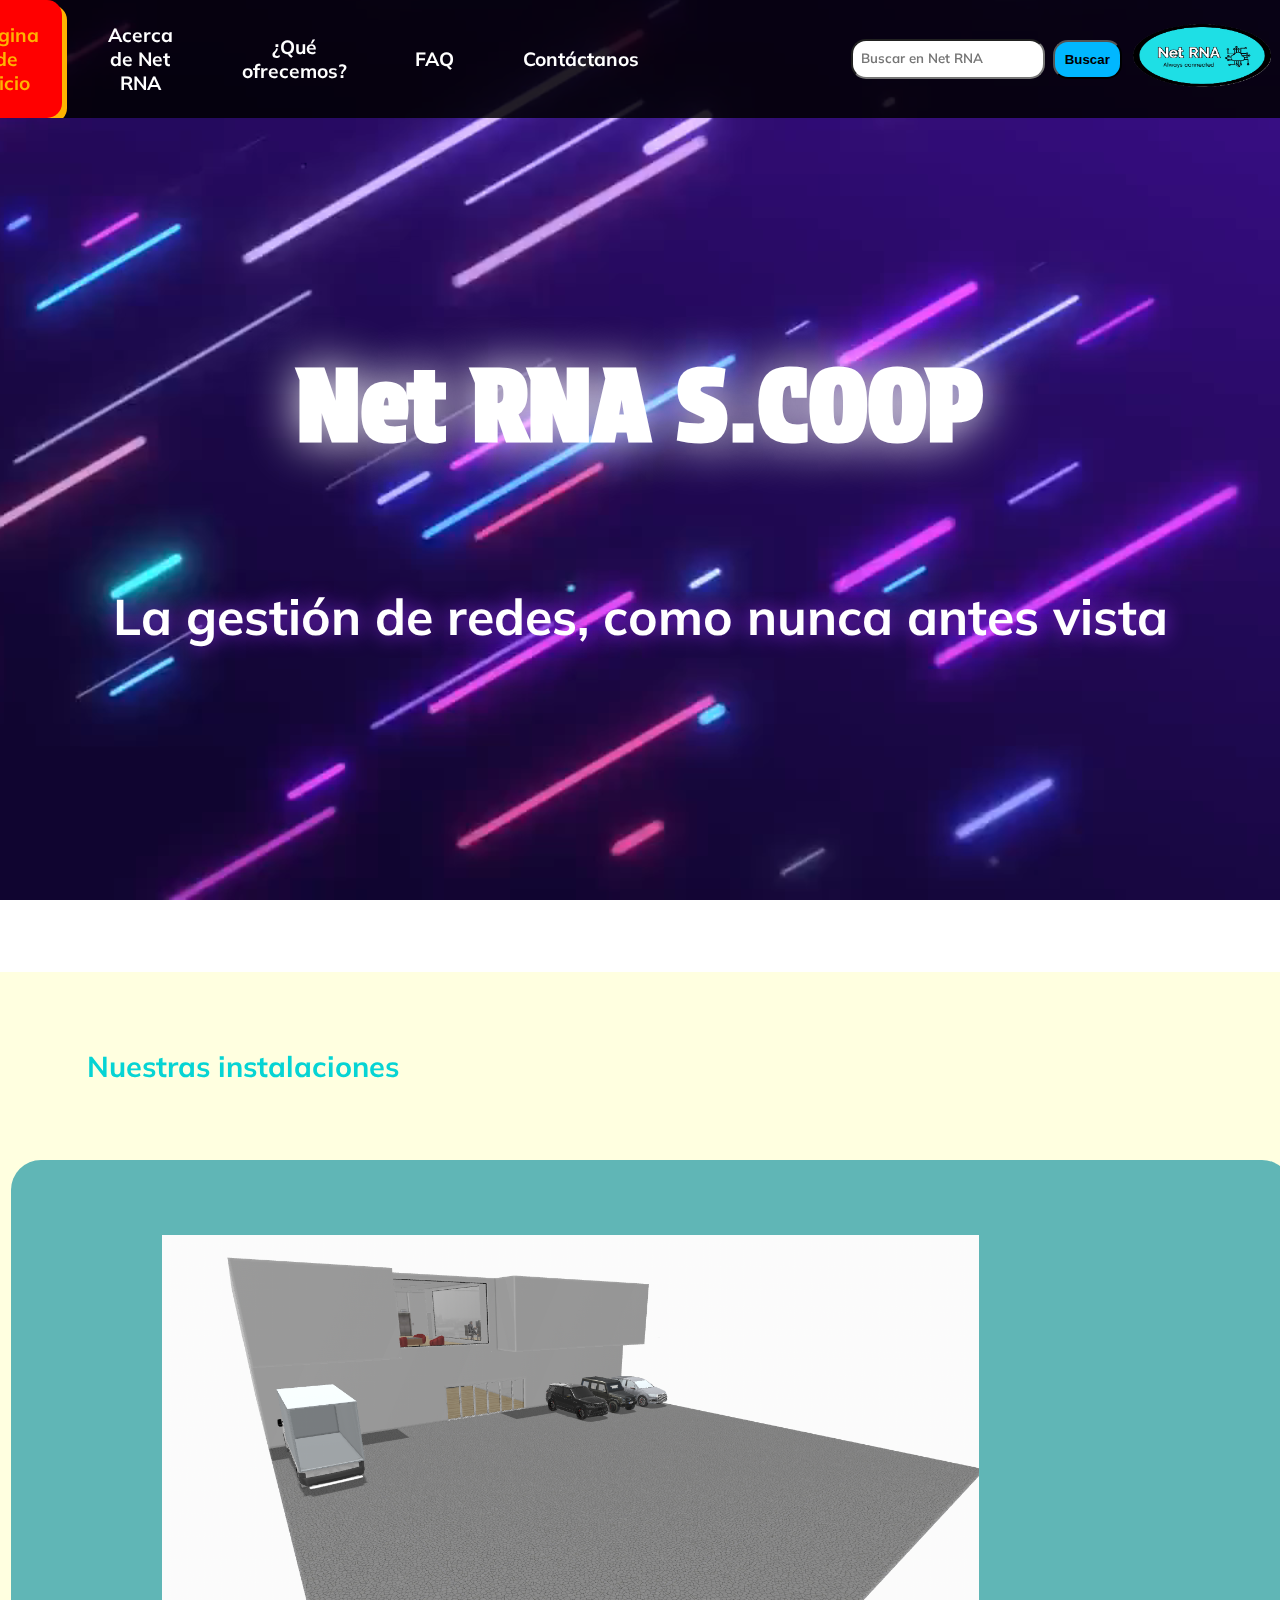
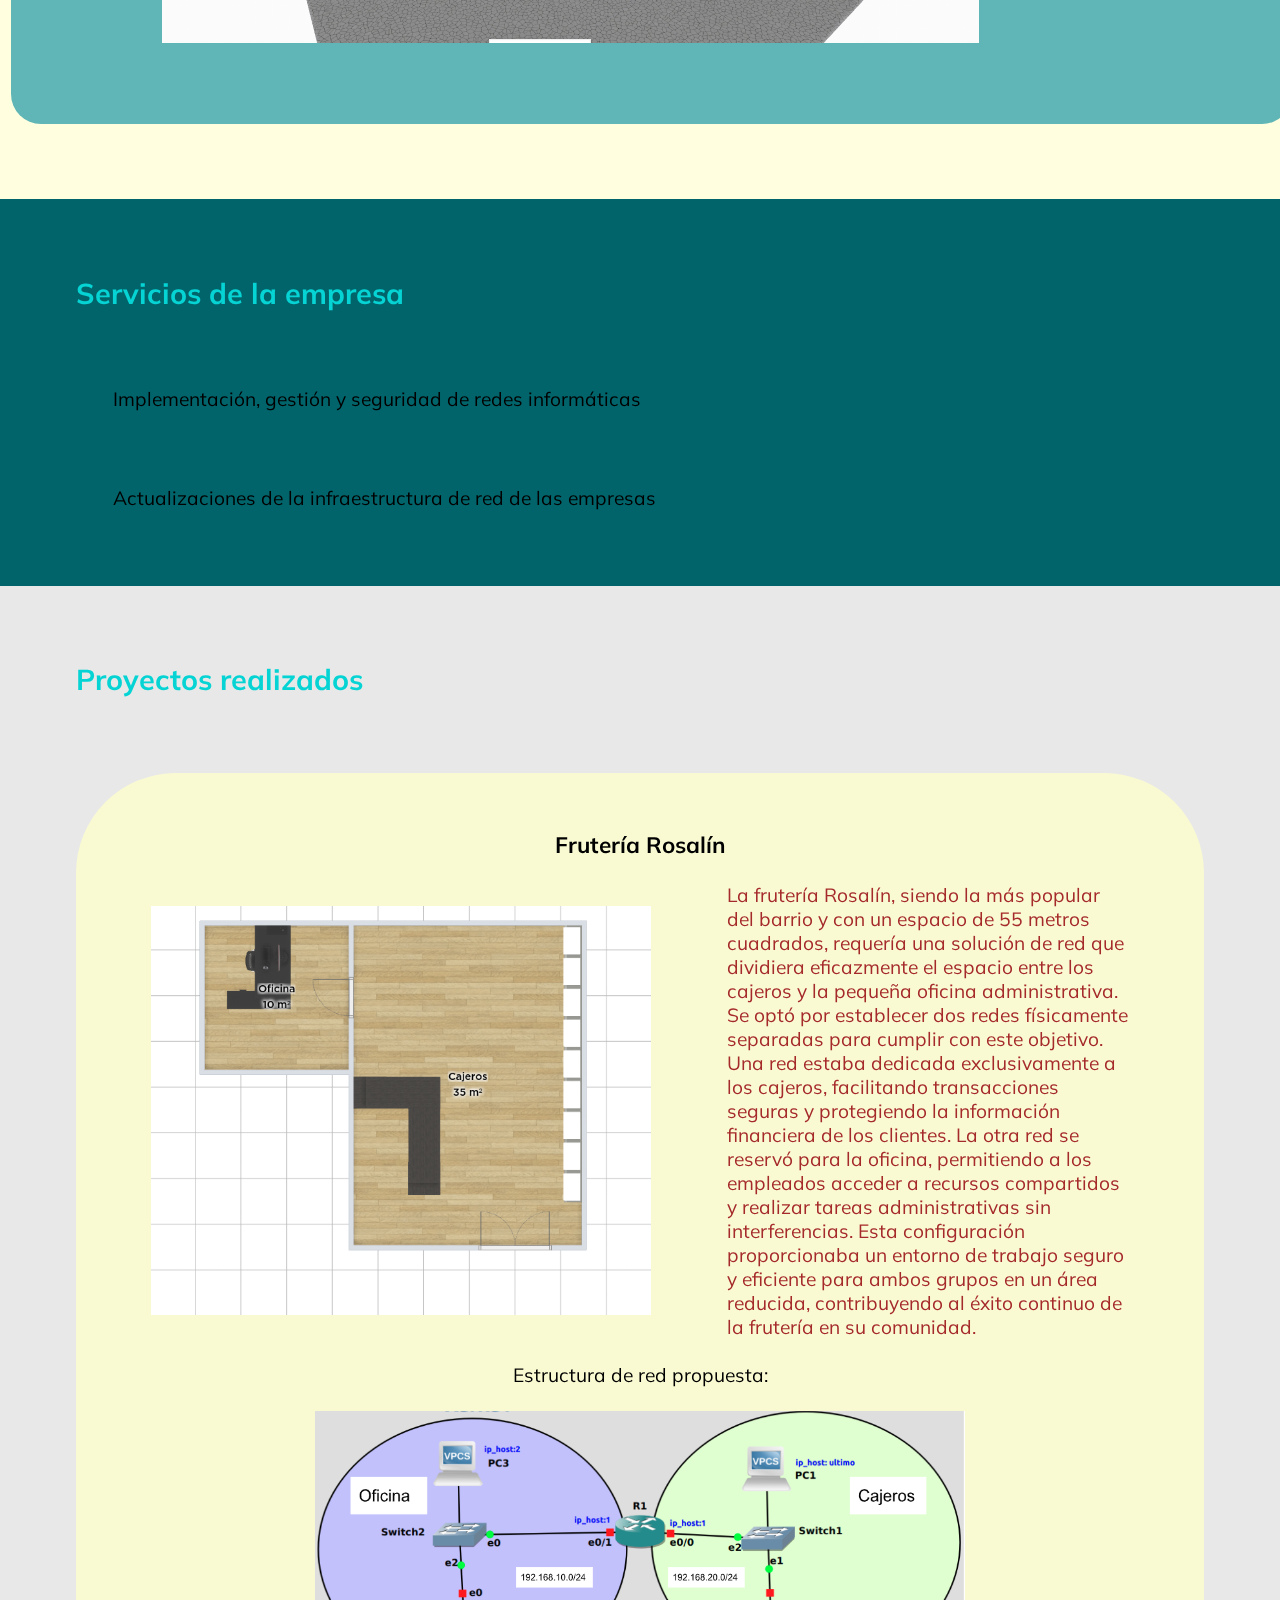
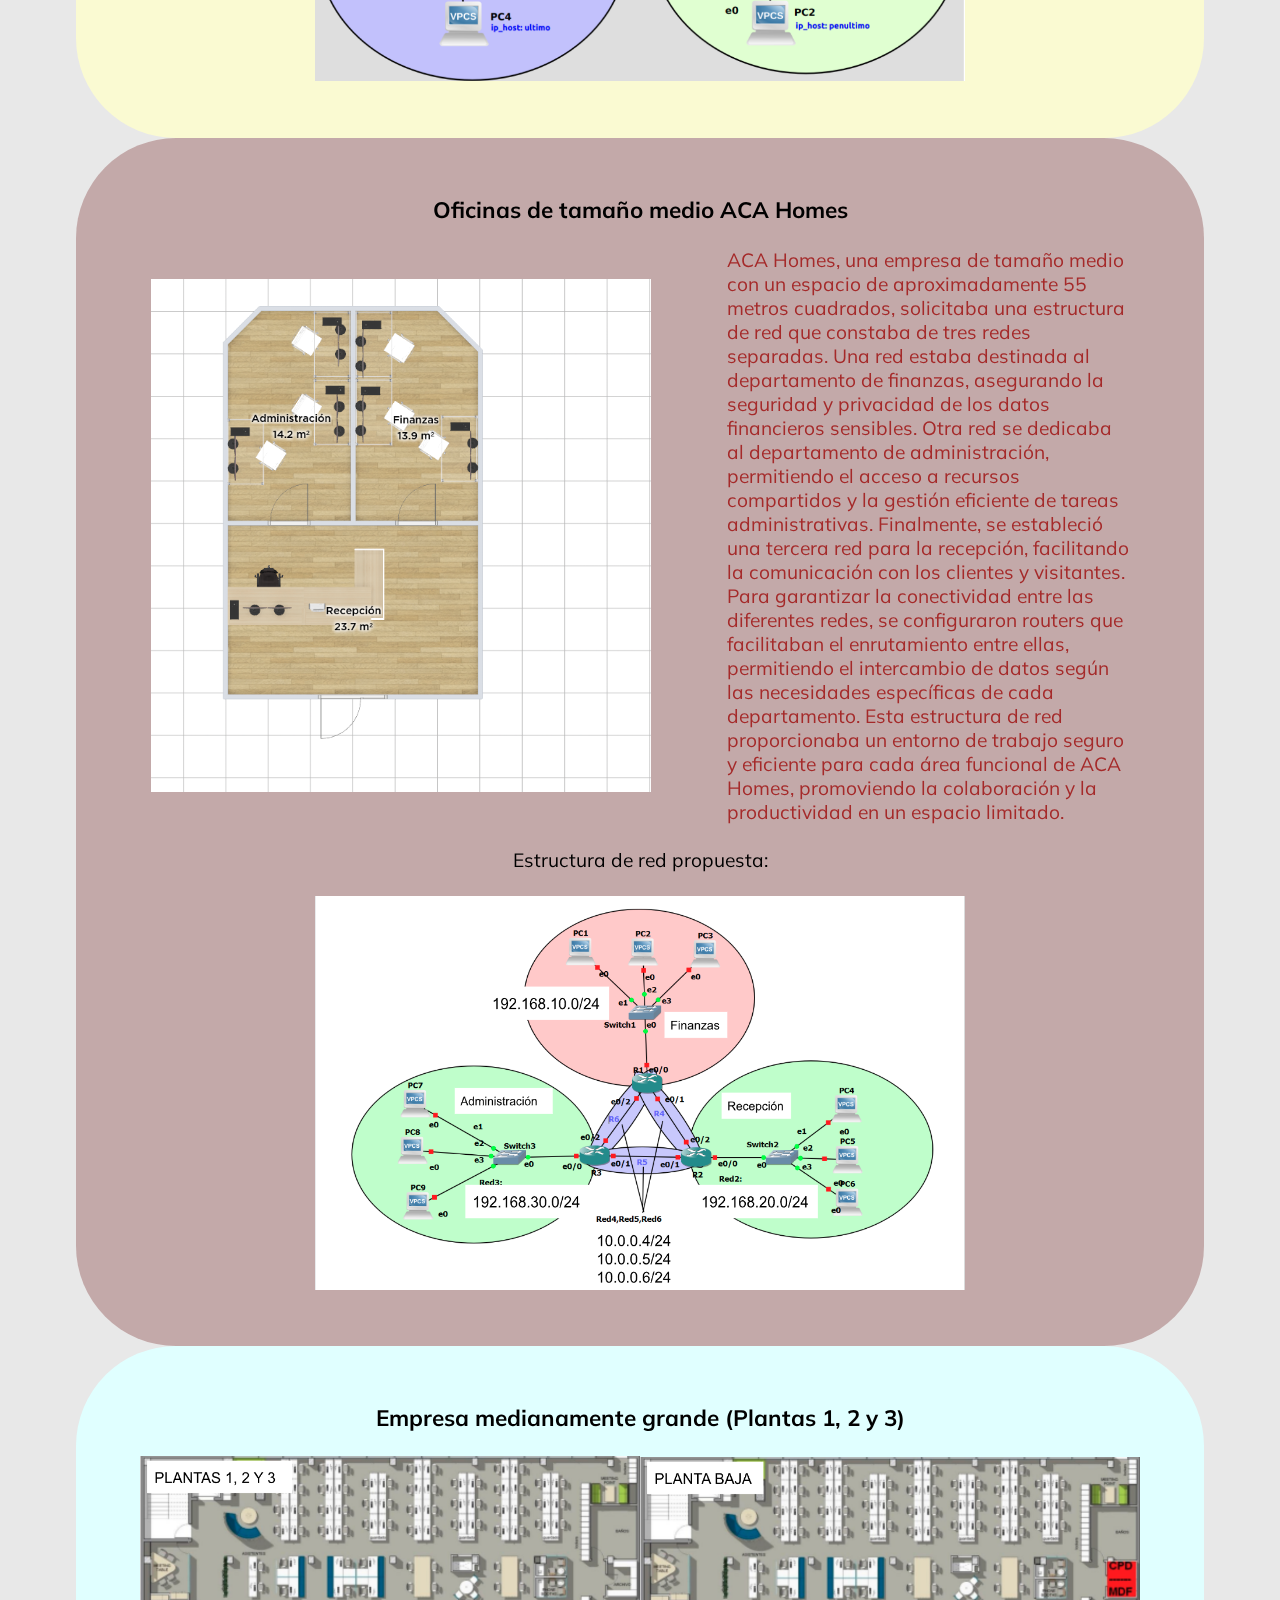
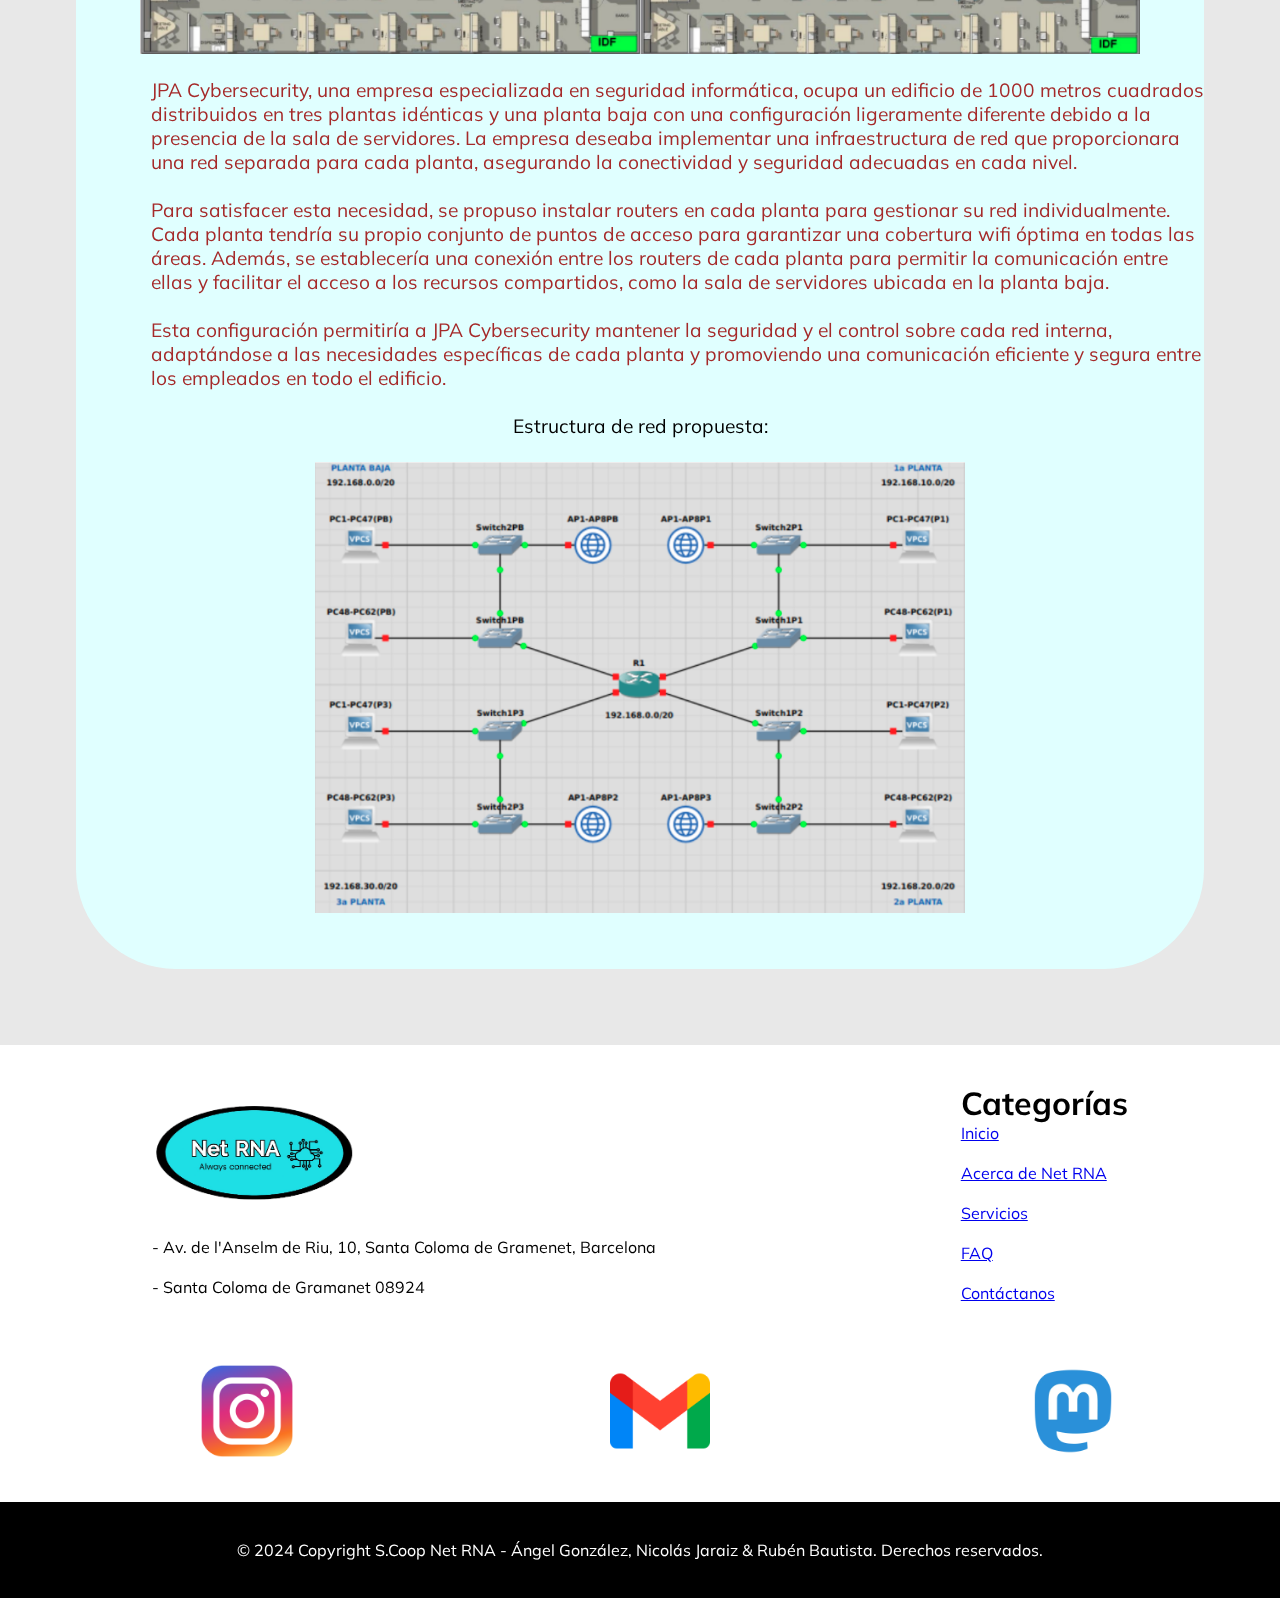
<file: index.html>
<!DOCTYPE html>
<html LANG="es">
  <head>
    <meta charset="UTF-8">
    <title>Inicio - Net RNA</title>
    <link href="/css/index.css" rel="stylesheet">
    <link rel="icon" href="/Fotos_proyecto/logonetrna.png" type="image/x-icon" />
  </head>



  <body>
    <div class="lista_principio">
         <ul class="header_principal">
             <li class="h1"><a href="index.html" title="Página de Inicio">Página de Inicio</a></li>
             <li class="h1"><a href="quienes_somos.html" title="Quiénes Somos">Acerca de Net RNA</a></li>
             <li class="h1"><a href="servicios.html" title="Servicios">¿Qué ofrecemos?</a></li>
             <li class="h1"><a href="faq.html" title="Preguntas Frecuentes">FAQ</a></li>
             <li class="h1"><a href="contactanos.html" title="Contacto">Contáctanos</a></li>
             <li class="h1">
              <input class="buscar" name="buscar" placeholder="Buscar en Net RNA" type="search">
             </li>
             <li class="h1">
              <button class="boton-buscar">Buscar</button>
             </li>
             <a href="index.html"><img class="logonetrna" src="Fotos_proyecto/logonetrna.png"></a>
         </ul>
    </div>
          <video class="video" src="/videos_proyecto/video_animacion.mp4" autoplay="true" loop="true"></video>

          <br><br><br><br><br><br><br><br><br><br><br><br><br>

          <div class="textoinicial">
           <h1 class="textoinicialtitulo">Net RNA S.COOP</h1>
           <br><br>
           <h4 class="textoinicialsegundotitulo">La gestión de redes, como nunca antes vista</h4>
          </div>
         
         <br><br><br><br><br><br><br><br><br><br><br><br><br><br><br><br><br><br>
         <div class="carrusel_fotos">
            <h2 class="titulo_cuerpo_pagina">Nuestras instalaciones</h2>
            <div class="slider">
              <ul>
                <li><img src="/slider/foto_empresa1.png" alt=""></li>
                <li><img src="/slider/foto_empresa2.png" alt=""></li>
                <li><img src="/slider/foto_empresa3.png" alt=""></li>
                <li><img src="/slider/foto_empresa4.png" alt=""></li>
                <li><img src="/slider/foto_empresa5.png" alt=""></li>
                <li><img src="/slider/foto_empresa6.png" alt=""></li>
              </ul>
            </div>
         </div>

         <div class="servicios_empresa">
            <h2 class="titulo_cuerpo_pagina">Servicios de la empresa</h2>
            <div class="lista_servicios">
              <p class="li_1">Implementación, gestión y seguridad de redes informáticas</p>
              <p>Actualizaciones de la infraestructura de red de las empresas</p>
            </div>
         </div>

         <div class="proyectos_realizados">
          <h2 class="titulo_cuerpo_pagina">Proyectos realizados</h2>
          <div class="proyectos_ejemplos">
            <div class="proyecto_petit">
              <h3>Frutería Rosalín</h3>
              <br>
              <div class="imagen_explicacion">
                <img class="imagen_desdearriba" src="/proyectos/Proyecto_petit_desdearriba.png" alt="">
                <br>
                <p class="explicacion_caso">La frutería Rosalín, siendo la más popular del barrio y con un espacio de 55 metros cuadrados, requería una solución de red que dividiera eficazmente el espacio entre los cajeros y la pequeña oficina administrativa. Se optó por establecer dos redes físicamente separadas para cumplir con este objetivo. Una red estaba dedicada exclusivamente a los cajeros, facilitando transacciones seguras y protegiendo la información financiera de los clientes. La otra red se reservó para la oficina, permitiendo a los empleados acceder a recursos compartidos y realizar tareas administrativas sin interferencias. Esta configuración proporcionaba un entorno de trabajo seguro y eficiente para ambos grupos en un área reducida, contribuyendo al éxito continuo de la frutería en su comunidad.</p>
              </div>
              <br>
              <p class="texto_estructura">Estructura de red propuesta:</p>
              <br>
              <img class="imagen_estructurared" src="/proyectos/Proyecto_petit_estructurared.png" alt="">
            </div>
            <div class="proyecto_mediano">
              <h3>Oficinas de tamaño medio ACA Homes</h3>
              <br>
              <div class="imagen_explicacion">
                <img class="imagen_desdearriba" src="/proyectos/Proyecto_mediano_desdearriba.png" alt="">
                <br>
                <p class="explicacion_caso">ACA Homes, una empresa de tamaño medio con un espacio de aproximadamente 55 metros cuadrados, solicitaba una estructura de red que constaba de tres redes separadas. Una red estaba destinada al departamento de finanzas, asegurando la seguridad y privacidad de los datos financieros sensibles. Otra red se dedicaba al departamento de administración, permitiendo el acceso a recursos compartidos y la gestión eficiente de tareas administrativas. Finalmente, se estableció una tercera red para la recepción, facilitando la comunicación con los clientes y visitantes.
                Para garantizar la conectividad entre las diferentes redes, se configuraron routers que facilitaban el enrutamiento entre ellas, permitiendo el intercambio de datos según las necesidades específicas de cada departamento. Esta estructura de red proporcionaba un entorno de trabajo seguro y eficiente para cada área funcional de ACA Homes, promoviendo la colaboración y la productividad en un espacio limitado.</p>
              </div>
              <br>
              <p class="texto_estructura">Estructura de red propuesta:</p>
              <br>
              <img class="imagen_estructurared" src="/proyectos/Proyecto_mediano_estructurared.png" alt="">
            </div>
            <div class="proyecto_grande">
              <h3>Empresa medianamente grande (Plantas 1, 2 y 3)</h3>
              <br>
              <div class="imagen_explicacion">
                <img class="imagen_desdearriba" src="/proyectos/Proyecto_grande_plantas123.png" alt="">
                <img class="imagen_desdearriba" src="/proyectos/Proyecto_grande_plantabaja.png" alt="">
                <br>
              </div>
              <br>
                <p class="explicacion_caso">JPA Cybersecurity, una empresa especializada en seguridad informática, ocupa un edificio de 1000 metros cuadrados distribuidos en tres plantas idénticas y una planta baja con una configuración ligeramente diferente debido a la presencia de la sala de servidores. La empresa deseaba implementar una infraestructura de red que proporcionara una red separada para cada planta, asegurando la conectividad y seguridad adecuadas en cada nivel.</p>
                <br>
                <p class="explicacion_caso">Para satisfacer esta necesidad, se propuso instalar routers en cada planta para gestionar su red individualmente. Cada planta tendría su propio conjunto de puntos de acceso para garantizar una cobertura wifi óptima en todas las áreas. Además, se establecería una conexión entre los routers de cada planta para permitir la comunicación entre ellas y facilitar el acceso a los recursos compartidos, como la sala de servidores ubicada en la planta baja.</p>
                <br>
                <p class="explicacion_caso">Esta configuración permitiría a JPA Cybersecurity mantener la seguridad y el control sobre cada red interna, adaptándose a las necesidades específicas de cada planta y promoviendo una comunicación eficiente y segura entre los empleados en todo el edificio.</p>
              <br>
              <p class="texto_estructura">Estructura de red propuesta:</p>
              <br>
              <img class="imagen_estructurared" src="/proyectos/Proyecto_grande_estructurared.png" alt="">
            </div>
          </div>
         </div>

  </body>
  <div class="footer">
    <div class="footer1">
      <img src="/Fotos_proyecto/logonetrna.png" alt="">
      <p>- Av. de l'Anselm de Riu, 10, Santa Coloma de Gramenet, Barcelona</p>
      <br>
      <p>- Santa Coloma de Gramanet 08924</p>
    </div>
  
    <div class="footer1">
      <h1>Categorías</h1>
      <a href="index.html" title="Inicio">Inicio</a><br><br>
      <a href="quienes_somos.html" title="juegos">Acerca de Net RNA</a><br><br>
      <a href="servicios.html" title="Preguntas Frecuentes">Servicios</a><br><br>
      <a href="faq.html" title="Sobre Nosotros">FAQ</a><br><br>
      <a href="contactanos.html" title="Contactos">Contáctanos</a><br><br>
    </div>
  </div>
  
    <div class="footerextra">
      <ul class="redes_sociales">
        <li><a href="https://www.instagram.com/net_rna.official/"><img class="instagram" src="Fotos_proyecto/instagram.png"></a></li>
        <li><a href="https://mail.google.com/mail/?view=cm&fs=1&to=netrna.coop@gmail.com&su=Preguntas a Net RNA"><img class="gmail" src="Fotos_proyecto/gmail.png"></a></li>
        <li><a href="https://mastodon.social/@netrna"><img class="mastodon" src="Fotos_proyecto/Mastodon.webp"></a></li>
      </ul>
    </div>
  
  <footer>
    <p class="footercopyright"> &copy; 2024 Copyright S.Coop Net RNA - Ángel González, Nicolás Jaraiz & Rubén Bautista. Derechos reservados.</p>
  </footer>
</html>
</file>
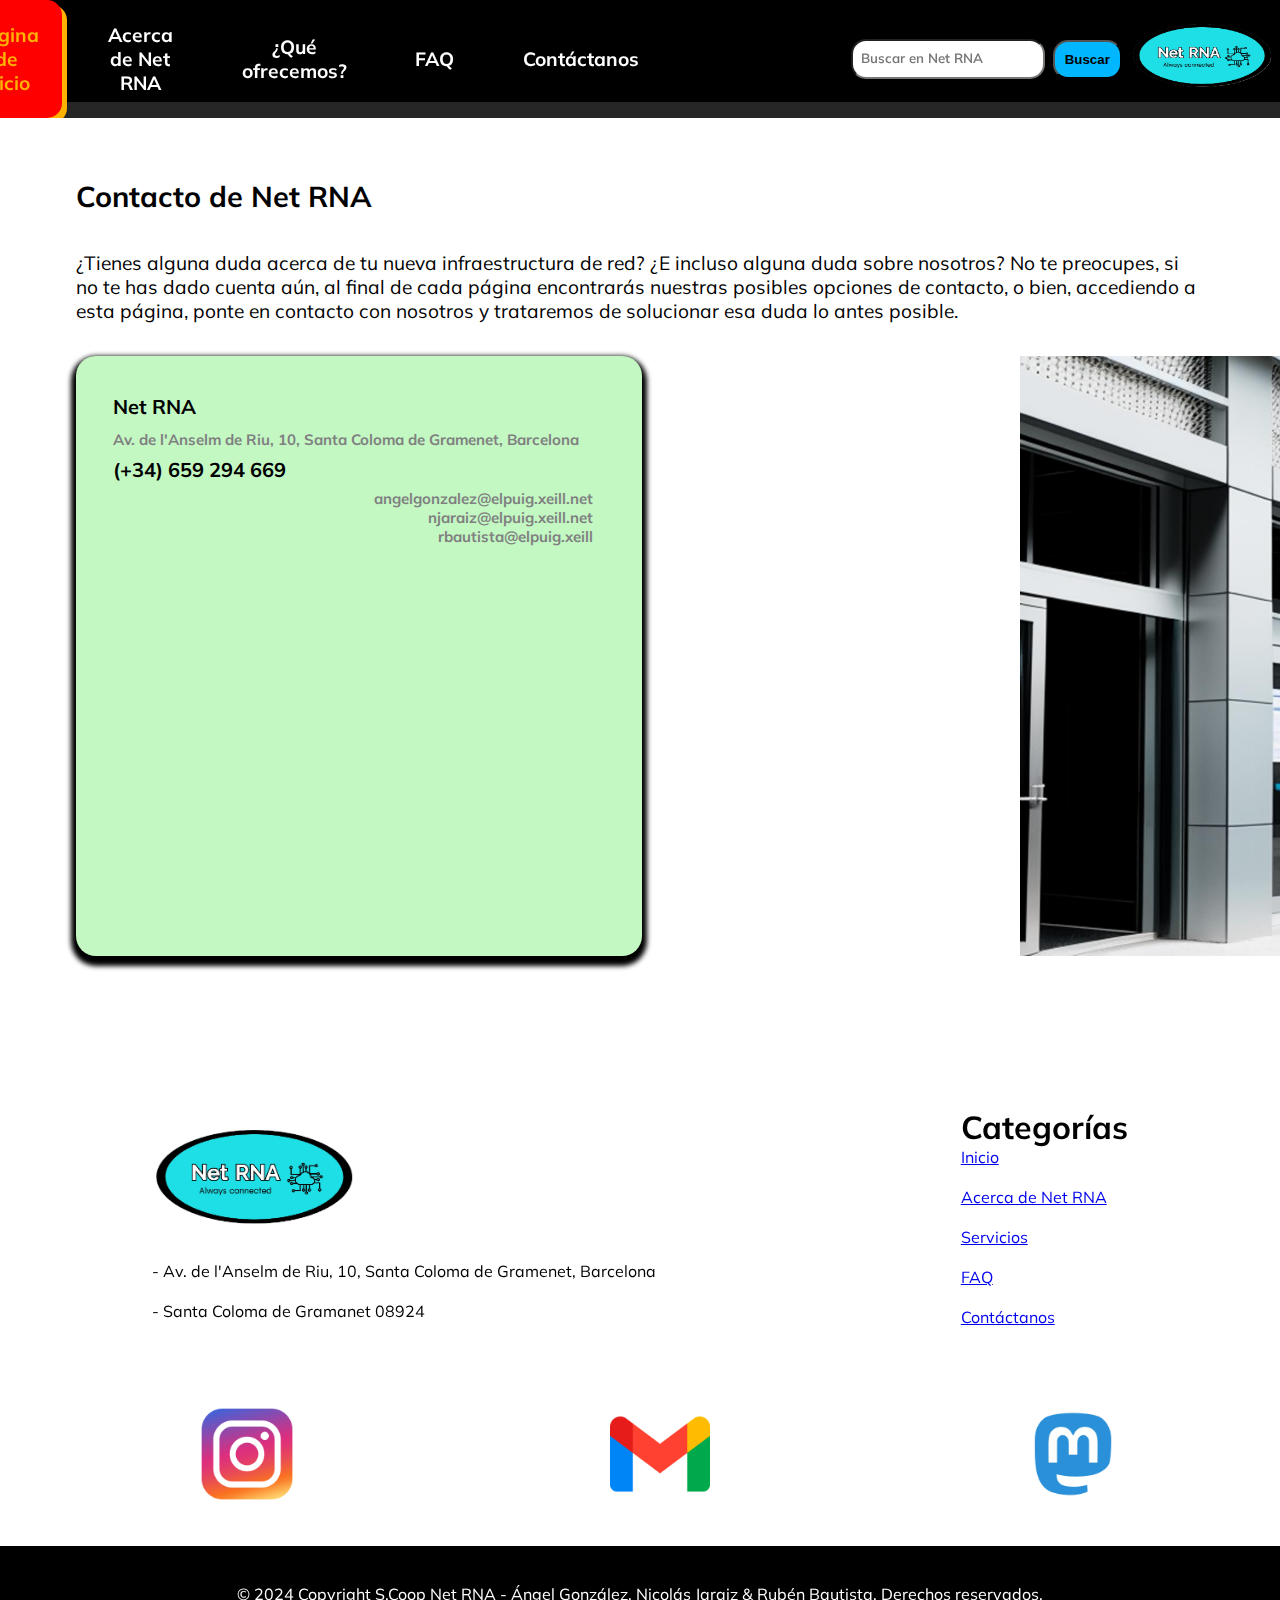
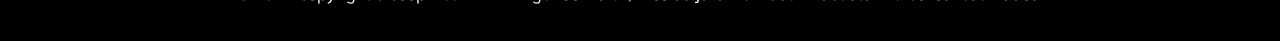
<file: contactanos.html>
<!DOCTYPE html>
<html LANG="es">
  <head>
    <meta charset="UTF-8">
    <title>Contacto Net RNA</title>
    <link href="/css/contactanos.css" rel="stylesheet">
    <link rel="icon" href="/Fotos_proyecto/logonetrna.png" type="image/x-icon" />
  </head>



  <body>
    <div class="lista_principio">
      <ul class="header_principal">
          <li class="h1"><a href="index.html" title="Página de Inicio">Página de Inicio</a></li>
          <li class="h1"><a href="quienes_somos.html" title="Quiénes Somos">Acerca de Net RNA</a></li>
          <li class="h1"><a href="servicios.html" title="Servicios">¿Qué ofrecemos?</a></li>
          <li class="h1"><a href="faq.html" title="Preguntas Frecuentes">FAQ</a></li>
          <li class="h1"><a href="contactanos.html" title="Contacto">Contáctanos</a></li>
          <li class="h1">
           <input class="buscar" name="buscar" placeholder="Buscar en Net RNA" type="search">
          </li>
          <li class="h1">
           <button class="boton-buscar">Buscar</button>
          </li>
          <a href="index.html"><img class="logonetrna" src="Fotos_proyecto/logonetrna.png"></a>
      </ul>
    </div>
    <div>
      <p class="espacio"></p>
    </div>
    <contacto>
      <div class="titulocontacto">
        <h2>Contacto de Net RNA</h2>
      </div>
      <div class="contactonetrnabody">
        <div>
          <p>¿Tienes alguna duda acerca de tu nueva infraestructura de red? ¿E incluso alguna duda sobre nosotros? No te preocupes, si no te has dado cuenta aún, al final de cada página encontrarás nuestras posibles opciones de contacto, o bien, accediendo a esta página, ponte en contacto con nosotros y trataremos de solucionar esa duda lo antes posible.</p> 
        </div>
      </div>
    </contacto>
    <div class="recuadro_contacto">
      <div class="cuadro">
        <h2 class="nose">Net RNA</h2>
        <h4 class="direccion">Av. de l'Anselm de Riu, 10, Santa Coloma de Gramenet, Barcelona</h4>
        <h2 class="telefono">(+34) 659 294 669</h2>
        <div class="emails">
          <h2>angelgonzalez@elpuig.xeill.net</h2>
          <h2>njaraiz@elpuig.xeill.net</h2>
          <h2>rbautista@elpuig.xeill</h2>
          <iframe class="mapa" src="https://www.google.com/maps/embed?pb=!1m14!1m8!1m3!1d11961.002909511142!2d2.201574!3d41.455477!3m2!1i1024!2i768!4f13.1!3m3!1m2!1s0x12a4bcf46157fc81%3A0xd72d4e2e89621991!2sAv.%20de%20l'Anselm%20de%20Riu%2C%2010%2C%2008924%20Santa%20Coloma%20de%20Gramenet%2C%20Barcelona%2C%20Espanya!5e0!3m2!1sca!2sus!4v1683619757160!5m2!1sca!2sus" width="480" height="350" style="border:0;" allowfullscreen loading="lazy" frameborder="10"></iframe>
        </div>
      </div>
      <div class="imagen_entrada">
        <img src="/Fotos_proyecto/Entrada.jpg" width="600px" alt="">
      </div>
    </div>
</body>
<div class="footer">
  <div class="footer1">
    <img src="/Fotos_proyecto/logonetrna.png" alt="">
    <p>- Av. de l'Anselm de Riu, 10, Santa Coloma de Gramenet, Barcelona</p>
    <br>
    <p>- Santa Coloma de Gramanet 08924</p>
  </div>

  <div class="footer1">
    <h1>Categorías</h1>
    <a href="index.html" title="Inicio">Inicio</a><br><br>
    <a href="quienes_somos.html" title="juegos">Acerca de Net RNA</a><br><br>
    <a href="servicios.html" title="Preguntas Frecuentes">Servicios</a><br><br>
    <a href="faq.html" title="Sobre Nosotros">FAQ</a><br><br>
    <a href="contactanos.html" title="Contactos">Contáctanos</a><br><br>
  </div>
</div>

  <div class="footerextra">
    <ul class="redes_sociales">
      <li><a href="https://www.instagram.com/net_rna.official/"><img class="instagram" src="Fotos_proyecto/instagram.png"></a></li>
      <li><a href="https://mail.google.com/mail/?view=cm&fs=1&to=netrna.coop@gmail.com&su=Preguntas a Net RNA"><img class="gmail" src="Fotos_proyecto/gmail.png"></a></li>
      <li><a href="https://mastodon.social/@netrna"><img class="mastodon" src="Fotos_proyecto/Mastodon.webp"></a></li>
    </ul>
  </div>

<footer>
  <p class="footercopyright"> &copy; 2024 Copyright S.Coop Net RNA - Ángel González, Nicolás Jaraiz & Rubén Bautista. Derechos reservados.</p>
</footer>
</html>
</file>
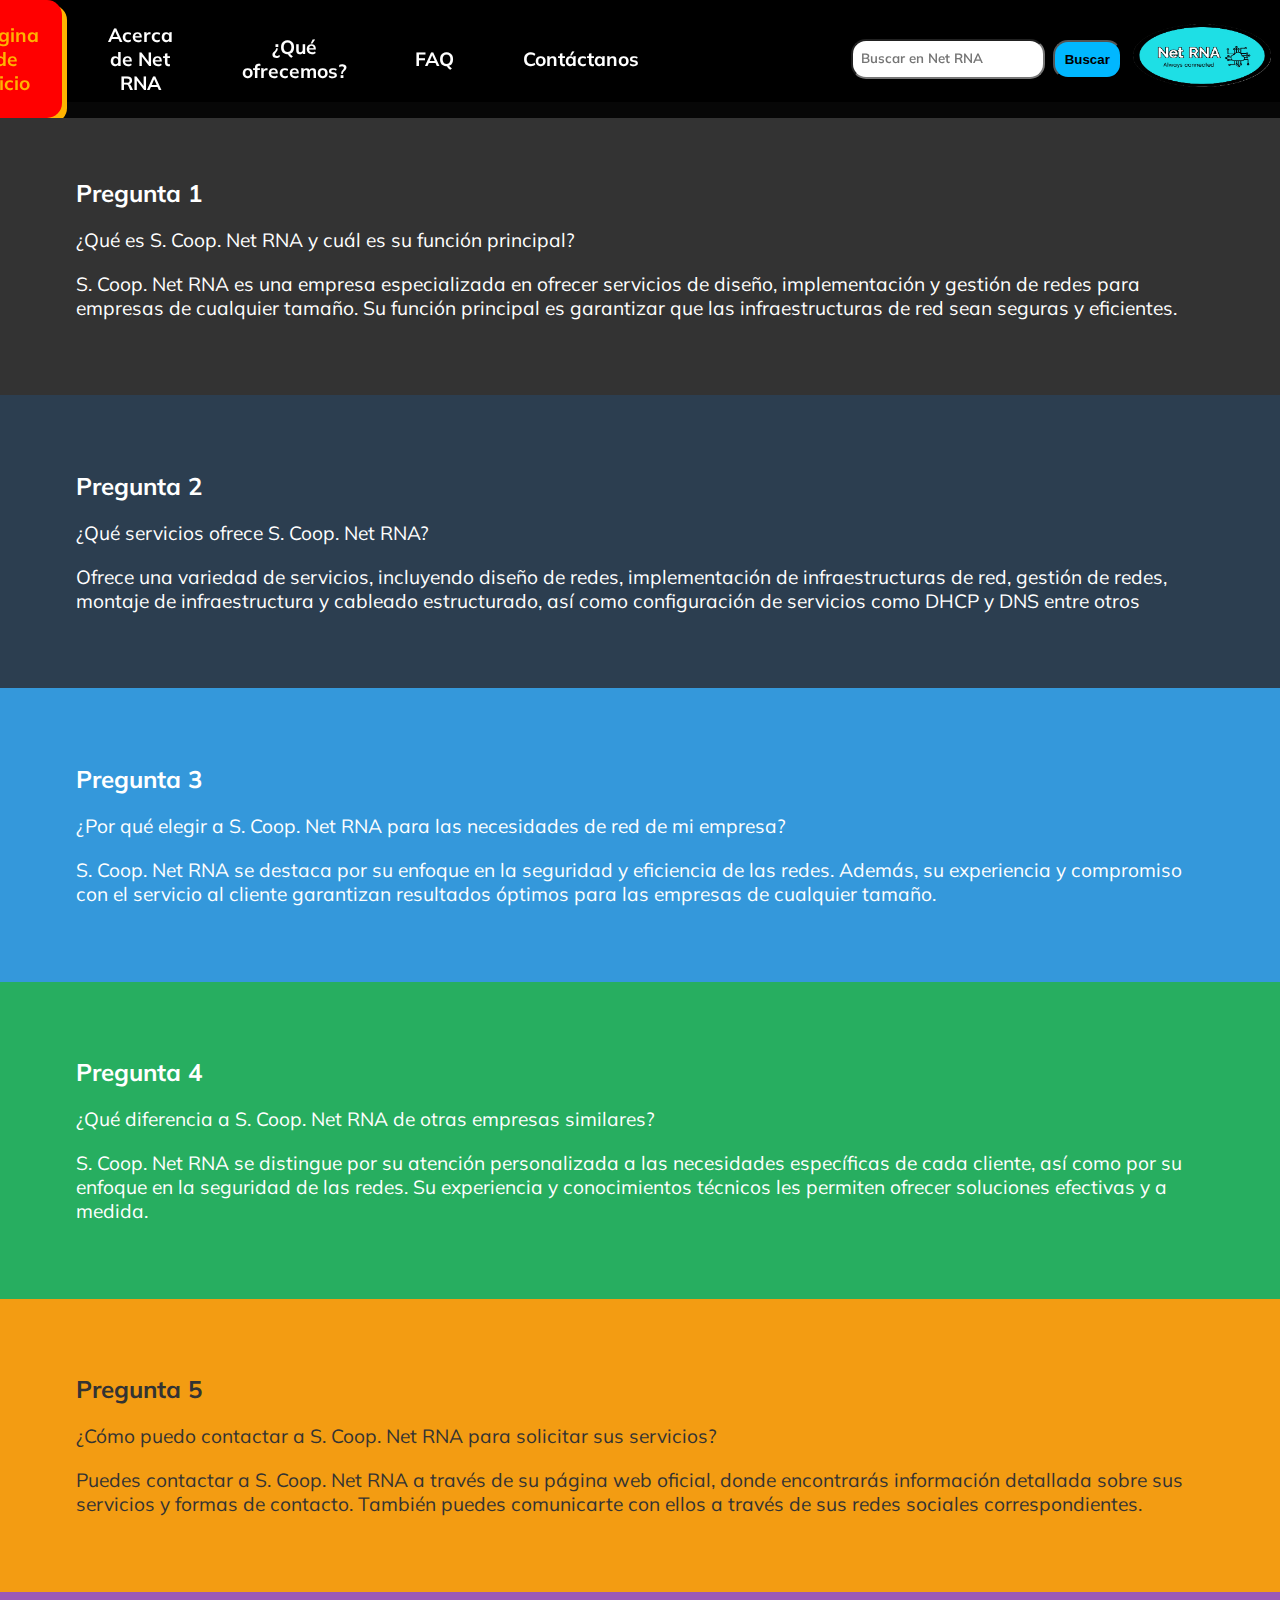
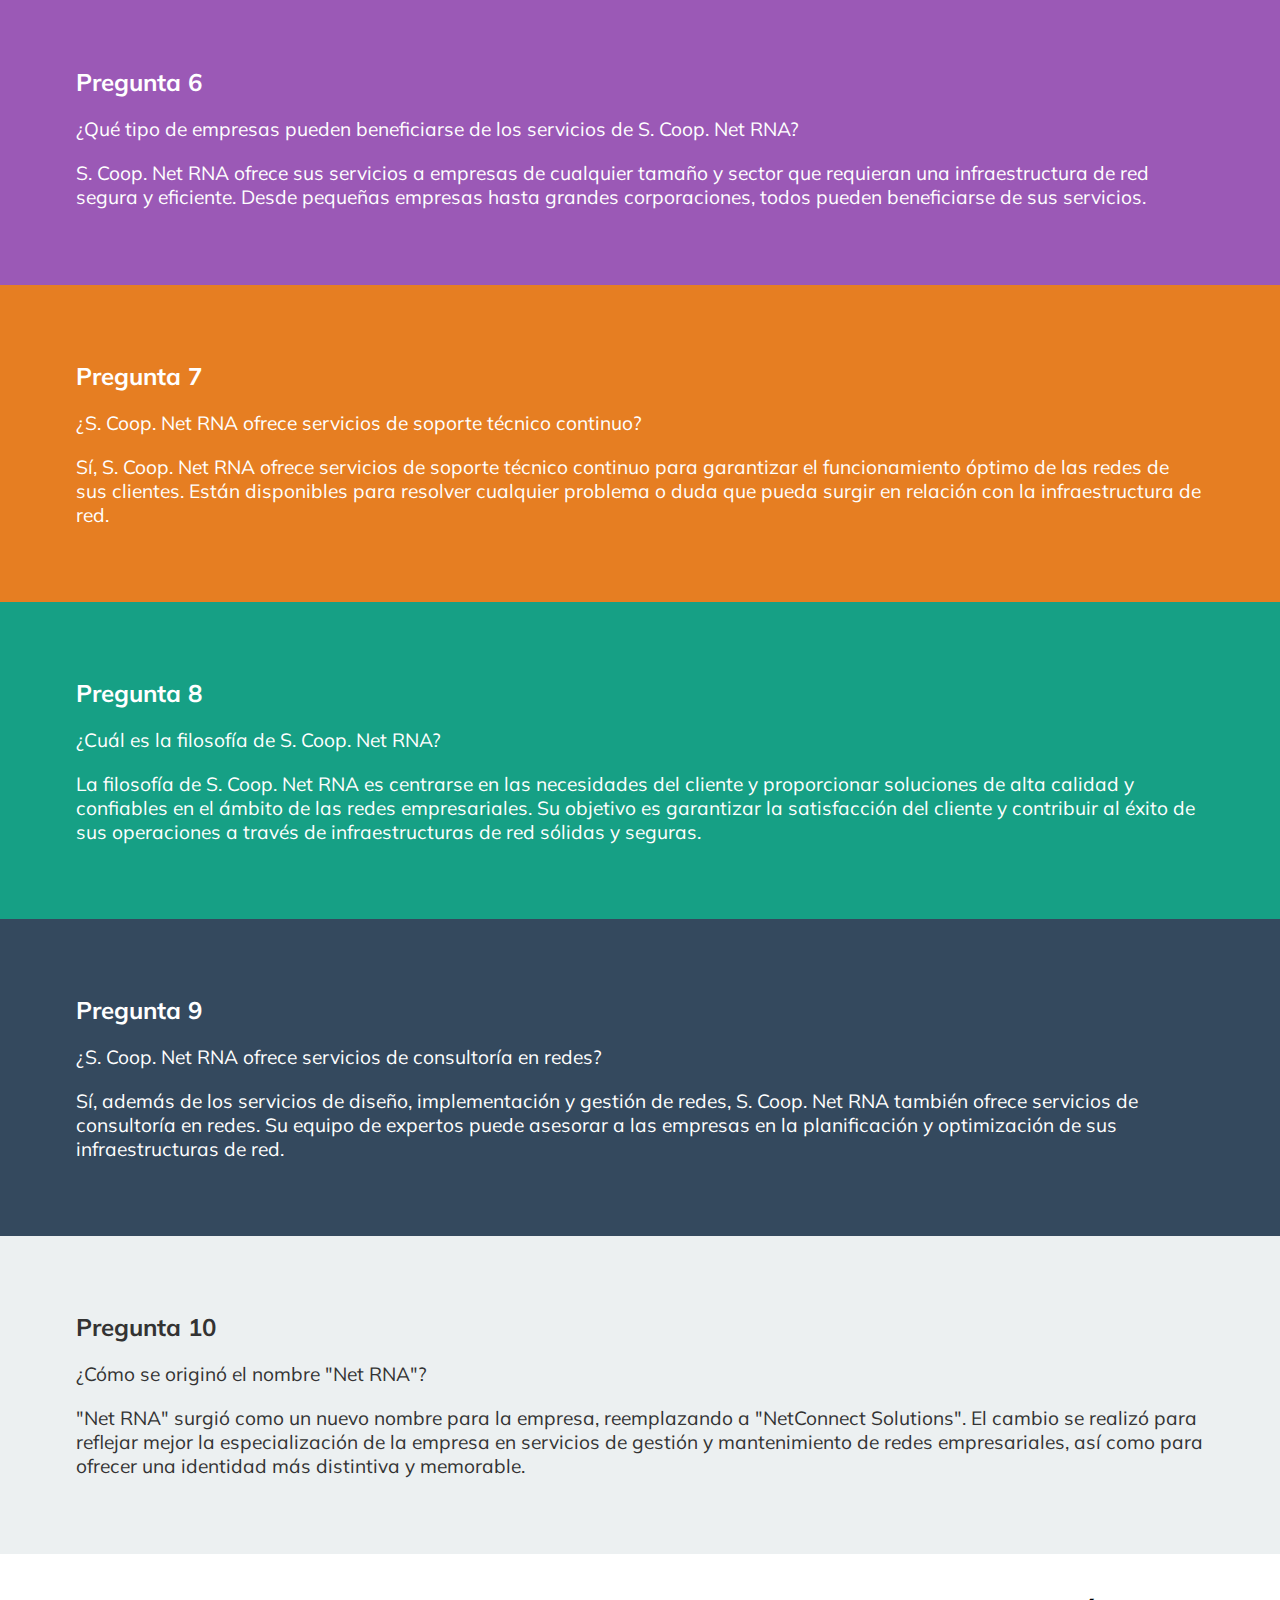
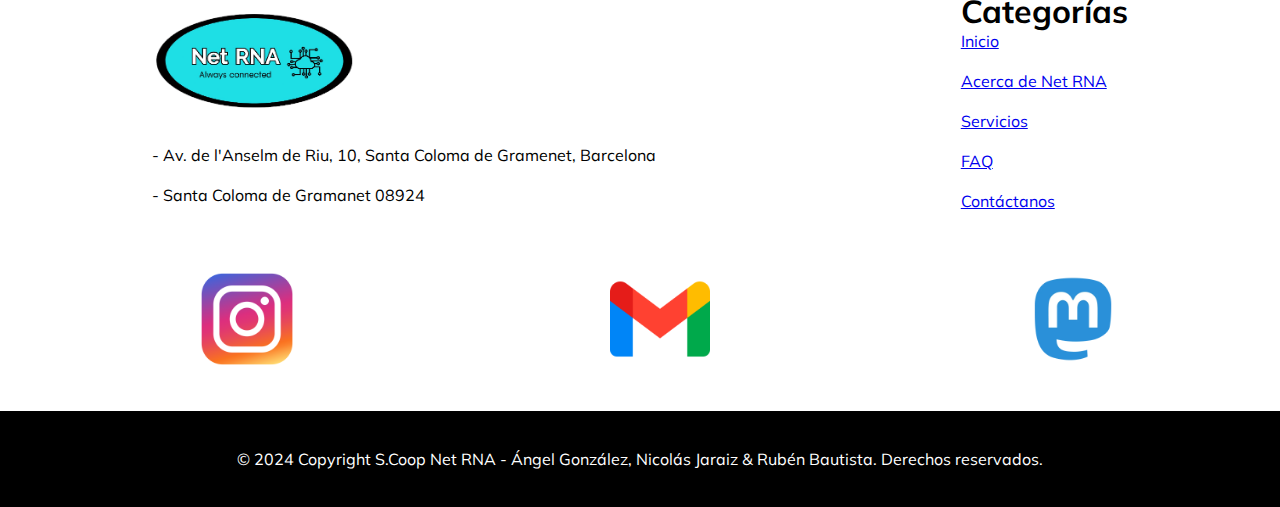
<file: faq.html>
<!DOCTYPE html>
<html LANG="es">
  <head>
    <meta charset="UTF-8">
    <title>FAQ - Net RNA</title>
    <link href="/css/faq.css" rel="stylesheet">
    <link rel="icon" href="/Fotos_proyecto/logonetrna.png" type="image/x-icon" />
  </head>



  <body>
    <div class="lista_principio">
      <ul class="header_principal">
          <li class="h1"><a href="index.html" title="Página de Inicio">Página de Inicio</a></li>
          <li class="h1"><a href="quienes_somos.html" title="Quiénes Somos">Acerca de Net RNA</a></li>
          <li class="h1"><a href="servicios.html" title="Servicios">¿Qué ofrecemos?</a></li>
          <li class="h1"><a href="faq.html" title="Preguntas Frecuentes">FAQ</a></li>
          <li class="h1"><a href="contactanos.html" title="Contacto">Contáctanos</a></li>
          <li class="h1">
           <input class="buscar" name="buscar" placeholder="Buscar en Net RNA" type="search">
          </li>
          <li class="h1">
           <button class="boton-buscar">Buscar</button>
          </li>
          <a href="index.html"><img class="logonetrna" src="Fotos_proyecto/logonetrna.png"></a>
      </ul>
    </div> 
    <preguntasfrecuentes>
      <preguntas class="preguntas">
        <div>
          <p class="espacio"></p>
        </div>
        <div class="pregunta1">

          <h2>Pregunta 1</h2>
          <br>
          <p class="pregunta">¿Qué es S. Coop. Net RNA y cuál es su función principal?</p>
          <br>
          <p class="respuesta">S. Coop. Net RNA es una empresa especializada en ofrecer servicios de diseño, implementación y gestión de redes para empresas de cualquier tamaño. Su función principal es garantizar que las infraestructuras de red sean seguras y eficientes.</p>
        
        </div>
        <div class="pregunta2">

          <h2>Pregunta 2</h2>
          <br>
          <p class="pregunta">¿Qué servicios ofrece S. Coop. Net RNA?</p>
          <br>
          <p class="respuesta">Ofrece una variedad de servicios, incluyendo diseño de redes, implementación de infraestructuras de red, gestión de redes, montaje de infraestructura y cableado estructurado, así como configuración de servicios como DHCP y DNS entre otros</p>
        
        </div>
        <div class="pregunta3">

          <h2>Pregunta 3</h2>
          <br>
          <p class="pregunta">¿Por qué elegir a S. Coop. Net RNA para las necesidades de red de mi empresa?</p>
          <br>
          <p class="respuesta">S. Coop. Net RNA se destaca por su enfoque en la seguridad y eficiencia de las redes. Además, su experiencia y compromiso con el servicio al cliente garantizan resultados óptimos para las empresas de cualquier tamaño.</p>

        </div>
        <div class="pregunta4">

          <h2>Pregunta 4</h2>
          <br>
          <p class="pregunta">¿Qué diferencia a S. Coop. Net RNA de otras empresas similares?</p>
          <br>
          <p class="respuesta">S. Coop. Net RNA se distingue por su atención personalizada a las necesidades específicas de cada cliente, así como por su enfoque en la seguridad de las redes. Su experiencia y conocimientos técnicos les permiten ofrecer soluciones efectivas y a medida.</p>

        </div>
        <div class="pregunta5">

          <h2>Pregunta 5</h2>
          <br>
          <p class="pregunta">¿Cómo puedo contactar a S. Coop. Net RNA para solicitar sus servicios?</p>
          <br>
          <p class="respuesta">Puedes contactar a S. Coop. Net RNA a través de su página web oficial, donde encontrarás información detallada sobre sus servicios y formas de contacto. También puedes comunicarte con ellos a través de sus redes sociales correspondientes.</p>

        </div>
        <div class="pregunta6">

          <h2>Pregunta 6</h2>
          <br>
          <p class="pregunta">¿Qué tipo de empresas pueden beneficiarse de los servicios de S. Coop. Net RNA?</p>
          <br>
          <p class="respuesta">S. Coop. Net RNA ofrece sus servicios a empresas de cualquier tamaño y sector que requieran una infraestructura de red segura y eficiente. Desde pequeñas empresas hasta grandes corporaciones, todos pueden beneficiarse de sus servicios.</p>

        </div>
        <div class="pregunta7">

          <h2>Pregunta 7</h2>
          <br>
          <p class="pregunta">¿S. Coop. Net RNA ofrece servicios de soporte técnico continuo?</p>
          <br>
          <p class="respuesta">Sí, S. Coop. Net RNA ofrece servicios de soporte técnico continuo para garantizar el funcionamiento óptimo de las redes de sus clientes. Están disponibles para resolver cualquier problema o duda que pueda surgir en relación con la infraestructura de red.</p>

        </div>
        <div class="pregunta8">

          <h2>Pregunta 8</h2>
          <br>
          <p class="pregunta">¿Cuál es la filosofía de S. Coop. Net RNA?</p>
          <br>
          <p class="respuesta">La filosofía de S. Coop. Net RNA es centrarse en las necesidades del cliente y proporcionar soluciones de alta calidad y confiables en el ámbito de las redes empresariales. Su objetivo es garantizar la satisfacción del cliente y contribuir al éxito de sus operaciones a través de infraestructuras de red sólidas y seguras.</p>

        </div>
        <div class="pregunta9">

          <h2>Pregunta 9</h2>
          <br>
          <p class="pregunta">¿S. Coop. Net RNA ofrece servicios de consultoría en redes?</p>
          <br>
          <p class="respuesta">Sí, además de los servicios de diseño, implementación y gestión de redes, S. Coop. Net RNA también ofrece servicios de consultoría en redes. Su equipo de expertos puede asesorar a las empresas en la planificación y optimización de sus infraestructuras de red.</p>
        </div>
        <div class="pregunta10">

          <h2>Pregunta 10</h2>
          <br>
          <p class="pregunta">¿Cómo se originó el nombre "Net RNA"?</p>
          <br>
          <p class="respuesta">"Net RNA" surgió como un nuevo nombre para la empresa, reemplazando a "NetConnect Solutions". El cambio se realizó para reflejar mejor la especialización de la empresa en servicios de gestión y mantenimiento de redes empresariales, así como para ofrecer una identidad más distintiva y memorable.</p>
        </div>
        
      </preguntas>
    </preguntasfrecuentes>
</body>

<div class="footer">
  <div class="footer1">
    <img src="/Fotos_proyecto/logonetrna.png" alt="">
    <p>- Av. de l'Anselm de Riu, 10, Santa Coloma de Gramenet, Barcelona</p>
    <br>
    <p>- Santa Coloma de Gramanet 08924</p>
  </div>

  <div class="footer1">
    <h1>Categorías</h1>
    <a href="index.html" title="Inicio">Inicio</a><br><br>
    <a href="quienes_somos.html" title="juegos">Acerca de Net RNA</a><br><br>
    <a href="servicios.html" title="Preguntas Frecuentes">Servicios</a><br><br>
    <a href="faq.html" title="Sobre Nosotros">FAQ</a><br><br>
    <a href="contactanos.html" title="Contactos">Contáctanos</a><br><br>
  </div>
</div>

  <div class="footerextra">
    <ul class="redes_sociales">
      <li><a href="https://www.instagram.com/net_rna.official/"><img class="instagram" src="Fotos_proyecto/instagram.png"></a></li>
      <li><a href="https://mail.google.com/mail/?view=cm&fs=1&to=netrna.coop@gmail.com&su=Preguntas a Net RNA"><img class="gmail" src="Fotos_proyecto/gmail.png"></a></li>
      <li><a href="https://mastodon.social/@netrna"><img class="mastodon" src="Fotos_proyecto/Mastodon.webp"></a></li>
    </ul>
  </div>

<footer>
  <p class="footercopyright"> &copy; 2024 Copyright S.Coop Net RNA - Ángel González, Nicolás Jaraiz & Rubén Bautista. Derechos reservados.</p>
</footer>

</html>
</file>
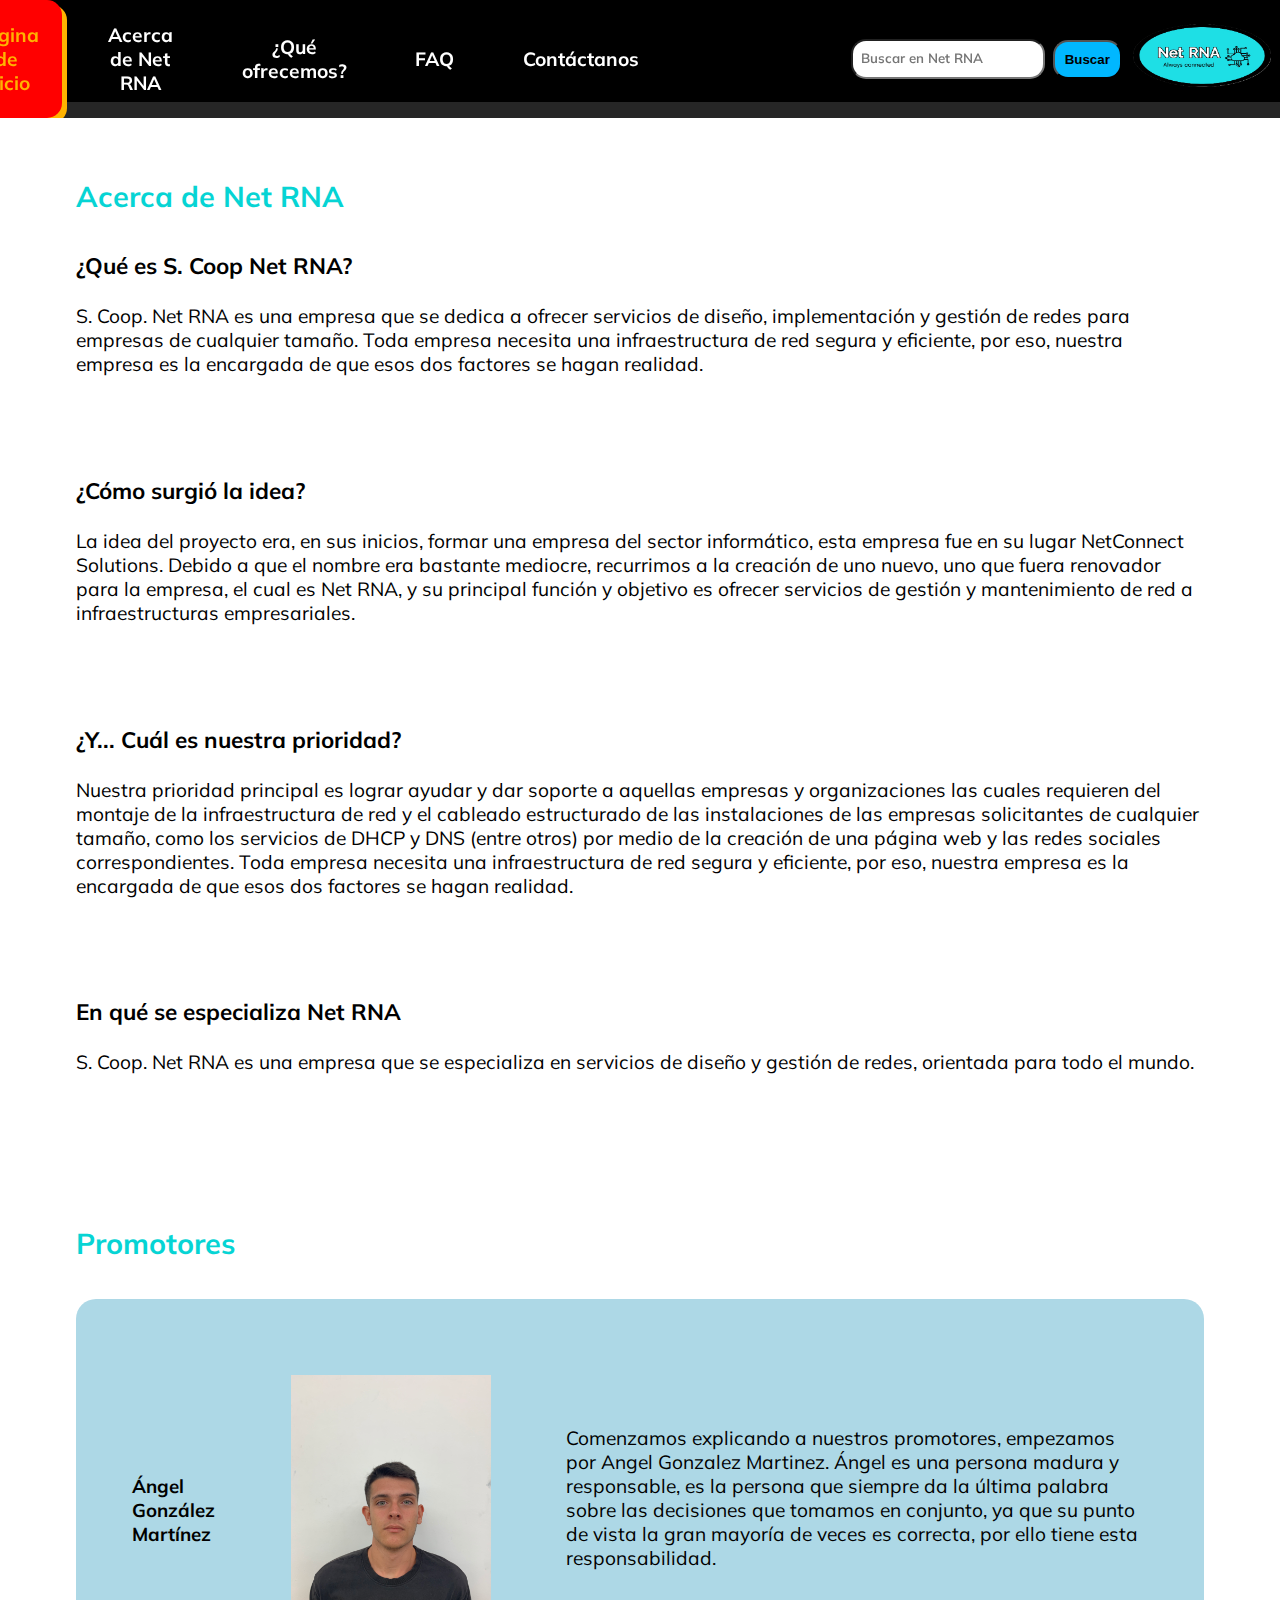
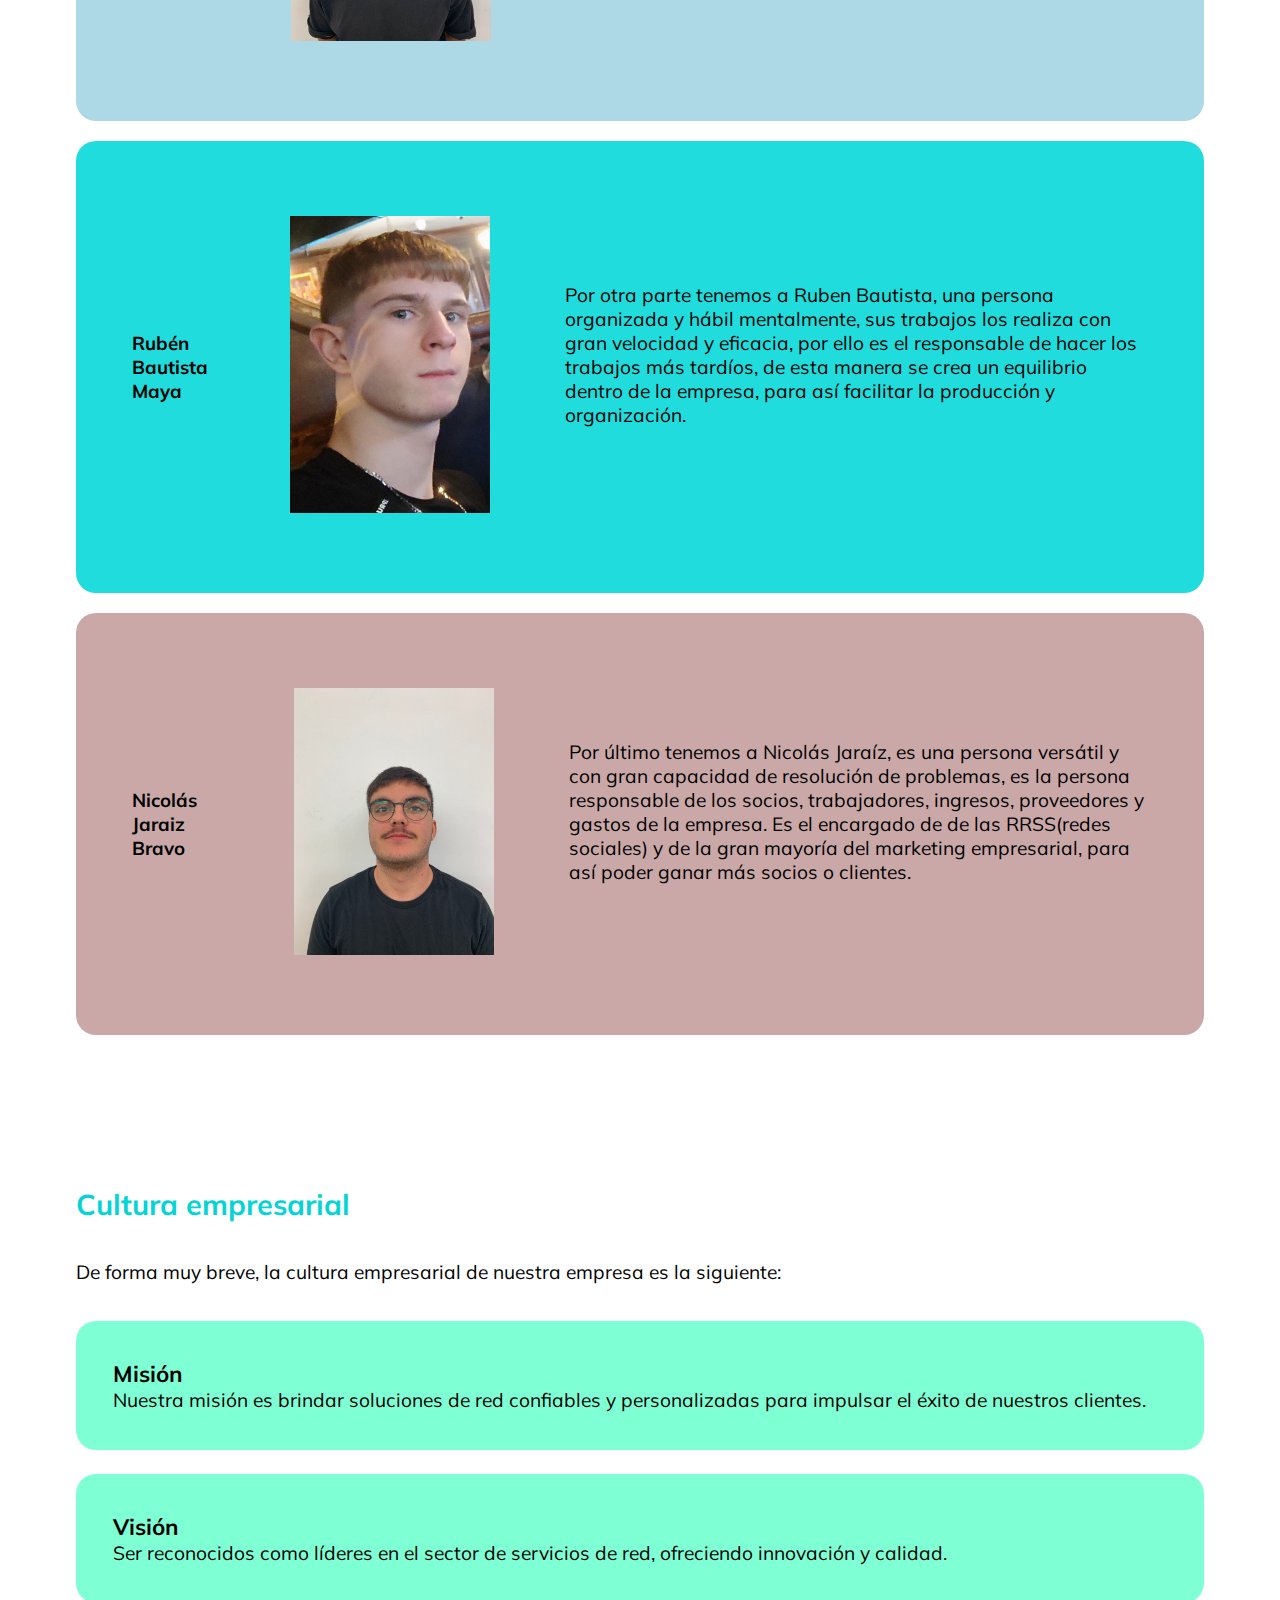
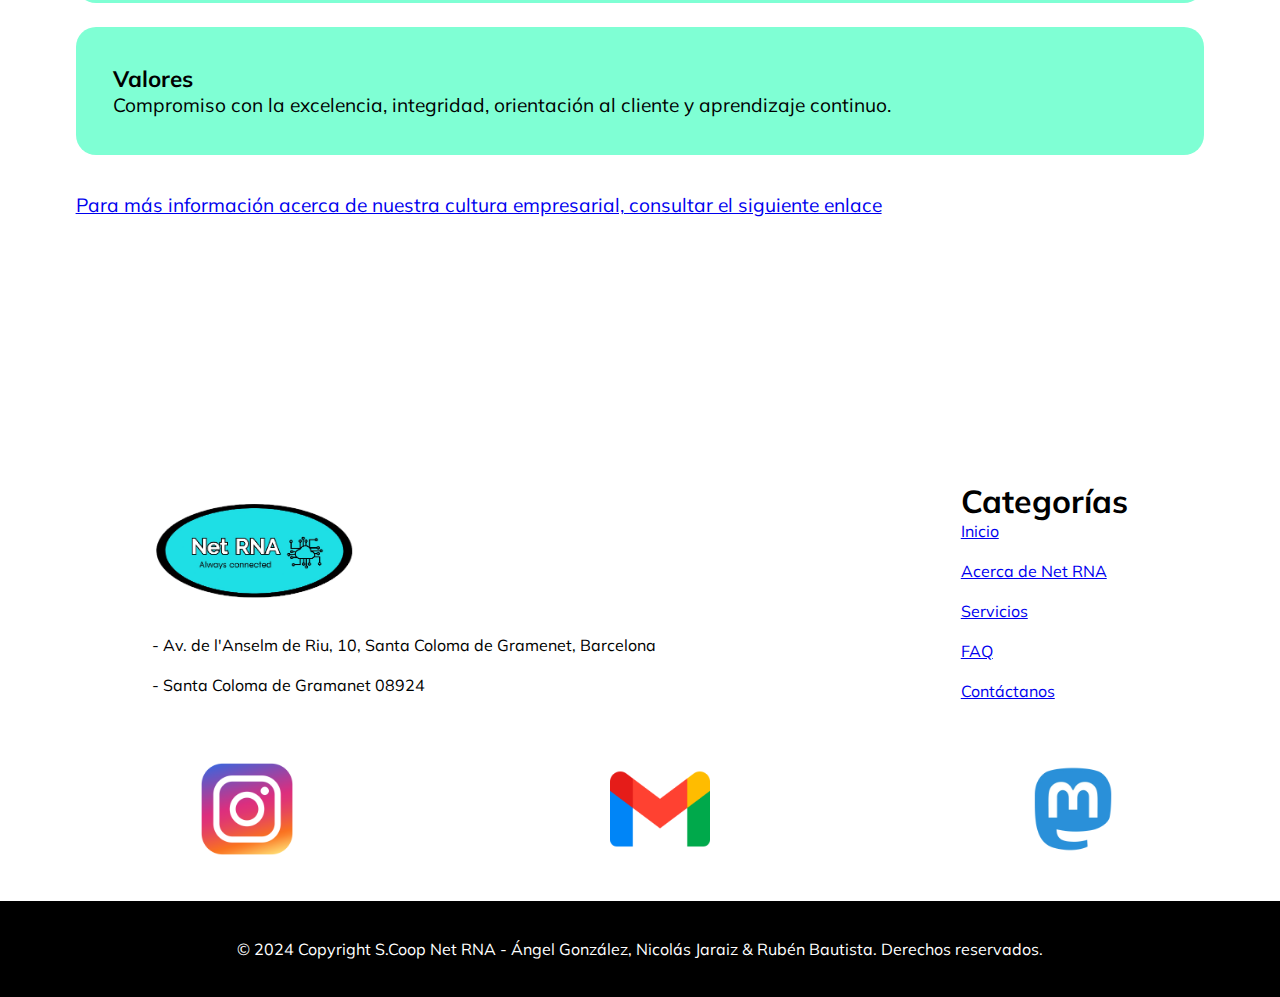
<file: quienes_somos.html>
<!DOCTYPE html>
<html LANG="es">
  <head>
    <meta charset="UTF-8">
    <title>Acerca de Net RNA</title>
    <link href="/css/quienes_somos.css" rel="stylesheet">
    <link rel="icon" href="/Fotos_proyecto/logonetrna.png" type="image/x-icon" />
  </head>



  <body>
      <div class="lista_principio">
        <ul class="header_principal">
            <li class="h1"><a href="index.html" title="Página de Inicio">Página de Inicio</a></li>
            <li class="h1"><a href="quienes_somos.html" title="Quiénes Somos">Acerca de Net RNA</a></li>
            <li class="h1"><a href="servicios.html" title="Servicios">¿Qué ofrecemos?</a></li>
            <li class="h1"><a href="faq.html" title="Preguntas Frecuentes">FAQ</a></li>
            <li class="h1"><a href="contactanos.html" title="Contacto">Contáctanos</a></li>
            <li class="h1">
             <input class="buscar" name="buscar" placeholder="Buscar en Net RNA" type="search">
            </li>
            <li class="h1">
             <button class="boton-buscar">Buscar</button>
            </li>
            <a href="index.html"><img class="logonetrna" src="Fotos_proyecto/logonetrna.png"></a>
        </ul>
      </div>   
      <div>
        <p class="espacio"></p>
      </div>
      
      <quienes_somos>
        <div class="info_basica">
          <h2 class="titulo">Acerca de Net RNA</h2>
          <div class="frase1">
            <h3 class="que_somos">¿Qué es S. Coop Net RNA?</h3>
            <br>
            <p class="respuesta_que_somos">
              S. Coop. Net RNA es una empresa que se dedica a ofrecer servicios de diseño, implementación y gestión de redes para empresas de cualquier tamaño. 
              Toda empresa necesita una infraestructura de red segura y eficiente, por eso, nuestra empresa es la encargada de que esos dos factores se hagan realidad.
            </p>
            <br>
          </div>

          <div class="frase2">
            <h3 class="surgimiento_idea">¿Cómo surgió la idea?</h3>
            <br>
            <p class="re_surgimiento_idea">
              La idea del proyecto era, en sus inicios, formar una empresa del sector informático, esta empresa fue en su lugar NetConnect Solutions. Debido a que el nombre era bastante mediocre, recurrimos a la creación de uno nuevo, uno que fuera renovador para la empresa, el cual es Net RNA, y su principal función y objetivo es ofrecer servicios de gestión y mantenimiento de red a infraestructuras empresariales.
            </p>
            <br>
          </div>

          <div class="frase3">
            <h3 class="prioridad">¿Y... Cuál es nuestra prioridad?</h3>
            <br>
            <p class="re_prioridad">
              Nuestra prioridad principal es lograr ayudar y dar soporte a aquellas empresas y organizaciones las cuales requieren del montaje de la infraestructura de red y el cableado estructurado de las instalaciones de las empresas solicitantes de cualquier tamaño, como los servicios de DHCP y DNS (entre otros) por medio de la creación de una página web y las redes sociales correspondientes. Toda empresa necesita una infraestructura de red segura y eficiente, por eso, nuestra empresa es la encargada de que esos dos factores se hagan realidad.
            </p>
            <br>
          </div>

          <div class="frase4">
            <h3 class="especializacion">En qué se especializa Net RNA</h3>
            <br>
            <p class="re_especializacion">
              S. Coop. Net RNA es una empresa que se especializa en servicios de diseño y gestión de redes, orientada para todo el mundo.
            </p>
          </div>
        </div>

        <div class="promotores">
          <div class="titulo2">
            <h2 class="titulo">Promotores</h2> 
          </div>
          
          <div class="angel">
            <h3 class="titulo_angel">Ángel González Martínez</h3>
            <br>
            <div class="foto_angel">
              <img src="/Fotos_proyecto/foto_angel.jpg" width="200px">
            </div>
            <div class="texto_angel">
              <p>
                Comenzamos explicando a nuestros promotores, empezamos por Angel Gonzalez Martinez.
                Ángel es una persona madura y responsable, es la persona que siempre da la última palabra sobre las decisiones que tomamos en conjunto, ya que su punto de vista la gran mayoría de veces es correcta, por ello tiene esta responsabilidad.
              </p>
              <br>
            </div>
          </div>
          <br>
          <div class="ruben">
            <h3 class="titulo_ruben">Rubén Bautista Maya</h3>
            <br>
            <div class="foto_ruben">
              <img src="/Fotos_proyecto/foto_ruben.jpg" width="200px">
            </div>
            <div class="texto_ruben">
              <p>
                Por otra parte tenemos a Ruben Bautista, una persona organizada y hábil mentalmente, sus trabajos los realiza con gran velocidad y eficacia, por ello es el responsable de hacer los trabajos más tardíos, de esta manera se crea un equilibrio dentro de la empresa, para así facilitar la producción y organización.
              </p>
              <br>
            </div>
          </div>
          <br>
          <div class="nico">
            <h3 class="titulo_nico">Nicolás Jaraiz Bravo</h3>
            <br>
            <div class="foto_nico">
              <img src="/Fotos_proyecto/foto_nico.jpg" width="200px">
            </div>
            <div class="texto_nico">
              <p>
                Por último tenemos a Nicolás Jaraíz, es una persona versátil y con gran capacidad de resolución de problemas, es la persona responsable de los socios, trabajadores, ingresos, proveedores y gastos de la empresa. 

                Es el encargado de de las RRSS(redes sociales) y de la gran mayoría del marketing empresarial, para así poder ganar más socios o clientes.
              </p>
              <br>
            </div>
          </div>
        </div>

        <div class="cultura_empresarial">
          <div class="titulo3">
            <h2 class="titulo">Cultura empresarial</h2>
          </div>
          <div class="texto_culturaem">
            <div class="parrafo0">
              <p>De forma muy breve, la cultura empresarial de nuestra empresa es la siguiente:</p>
            </div>
            <div class="parrafo2">
              <h3 class="mision">Misión</h3>
              <p class="texto_mision">Nuestra misión es brindar soluciones de red confiables y personalizadas para impulsar el éxito de nuestros clientes.</p>
            </div>
            <br>
            <div class="parrafo2">
              <h3 class="vision">Visión</h3>
              <p class="texto_vision">Ser reconocidos como líderes en el sector de servicios de red, ofreciendo innovación y calidad.</p>
            </div>
            <br>
            <div class="parrafo2">
              <h3 class="valores">Valores</h3>
              <p class="texto_valores">Compromiso con la excelencia, integridad, orientación al cliente y aprendizaje continuo.</p>
            </div>
            <div class="parrafo1">
              <a href="/pdfs/Mision, Vision y Valores de RNA.pdf">Para más información acerca de nuestra cultura empresarial, consultar el siguiente enlace</a>
            </div>
          </div>
        </div>
      </quienes_somos>
  </body>
  <div class="footer">
    <div class="footer1">
      <img src="/Fotos_proyecto/logonetrna.png" alt="">
      <p>- Av. de l'Anselm de Riu, 10, Santa Coloma de Gramenet, Barcelona</p>
      <br>
      <p>- Santa Coloma de Gramanet 08924</p>
    </div>
  
    <div class="footer1">
      <h1>Categorías</h1>
      <a href="index.html" title="Inicio">Inicio</a><br><br>
      <a href="quienes_somos.html" title="juegos">Acerca de Net RNA</a><br><br>
      <a href="servicios.html" title="Preguntas Frecuentes">Servicios</a><br><br>
      <a href="faq.html" title="Sobre Nosotros">FAQ</a><br><br>
      <a href="contactanos.html" title="Contactos">Contáctanos</a><br><br>
    </div>
  </div>
  
    <div class="footerextra">
      <ul class="redes_sociales">
        <li><a href="https://www.instagram.com/net_rna.official/"><img class="instagram" src="Fotos_proyecto/instagram.png"></a></li>
        <li><a href="https://mail.google.com/mail/?view=cm&fs=1&to=netrna.coop@gmail.com&su=Preguntas a Net RNA"><img class="gmail" src="Fotos_proyecto/gmail.png"></a></li>
        <li><a href="https://mastodon.social/@netrna"><img class="mastodon" src="Fotos_proyecto/Mastodon.webp"></a></li>
      </ul>
    </div>
  
  <footer>
    <p class="footercopyright"> &copy; 2024 Copyright S.Coop Net RNA - Ángel González, Nicolás Jaraiz & Rubén Bautista. Derechos reservados.</p>
  </footer>
</html>
</file>
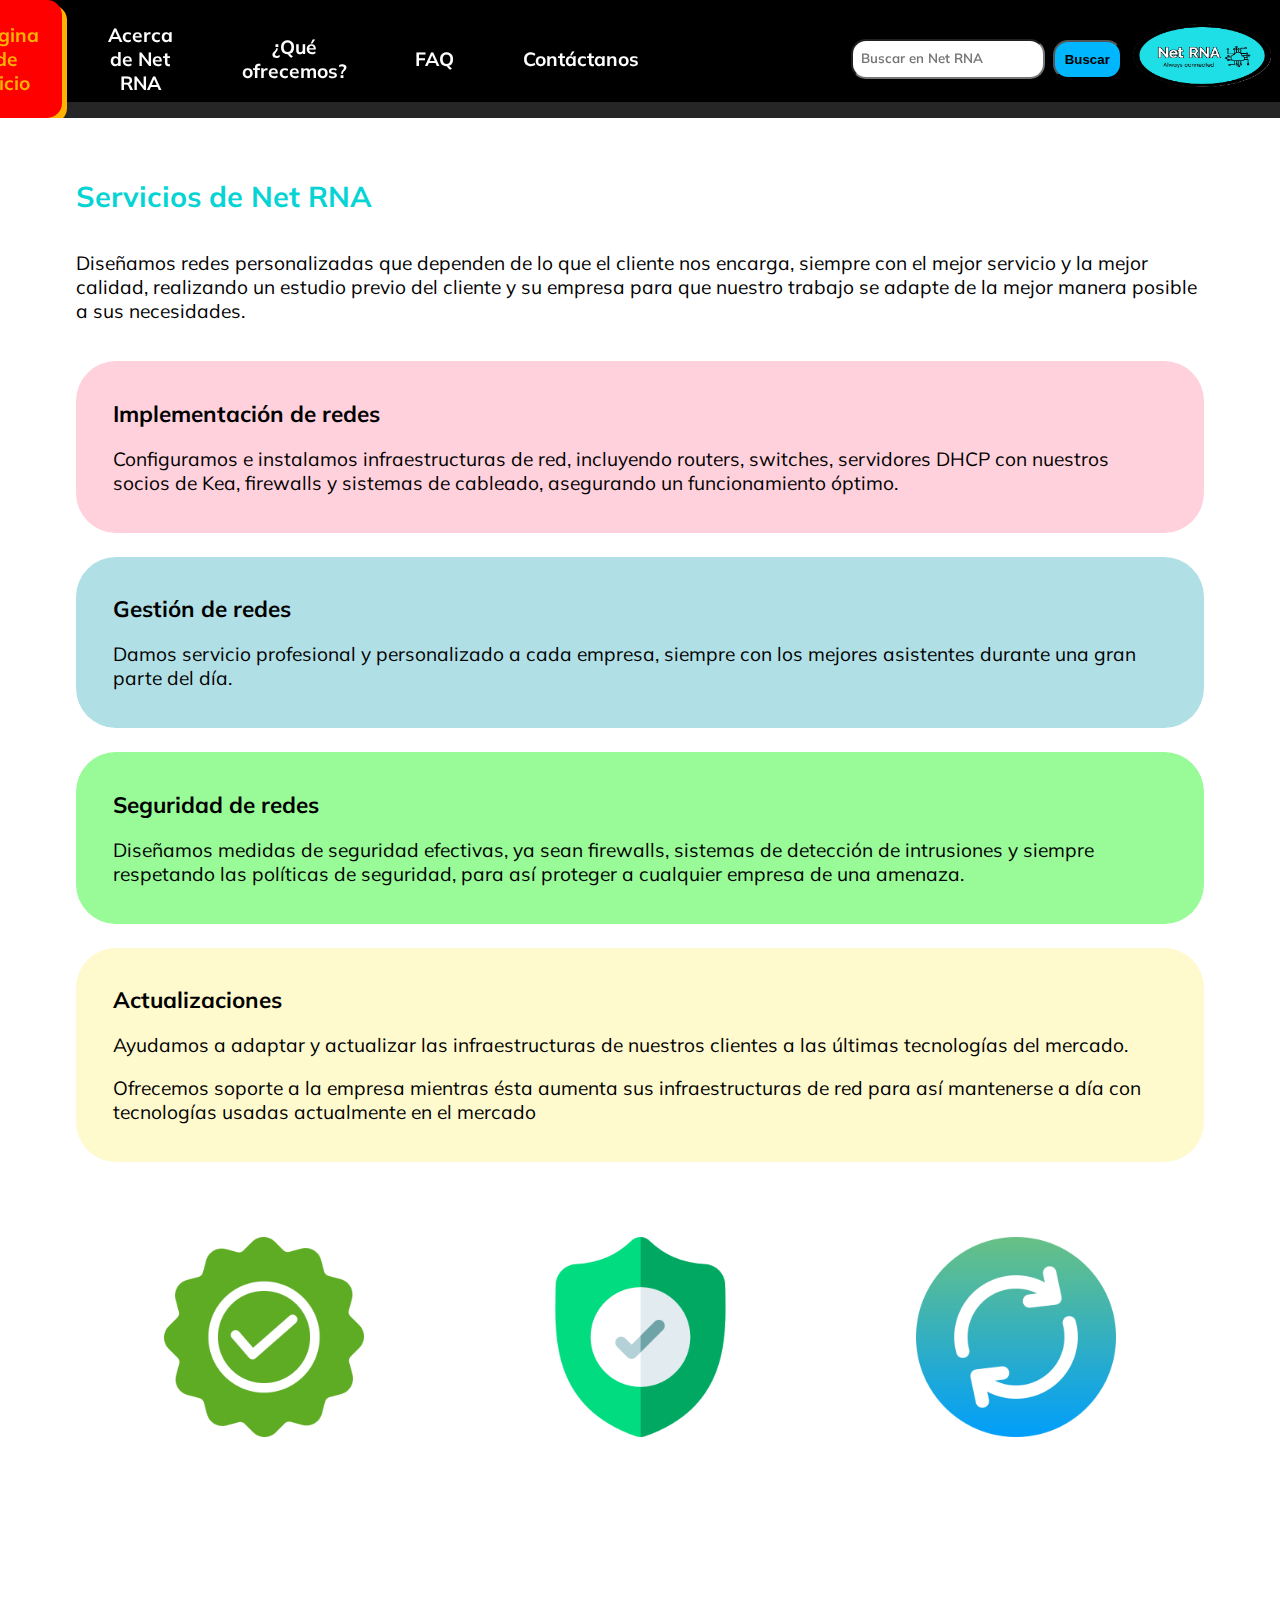
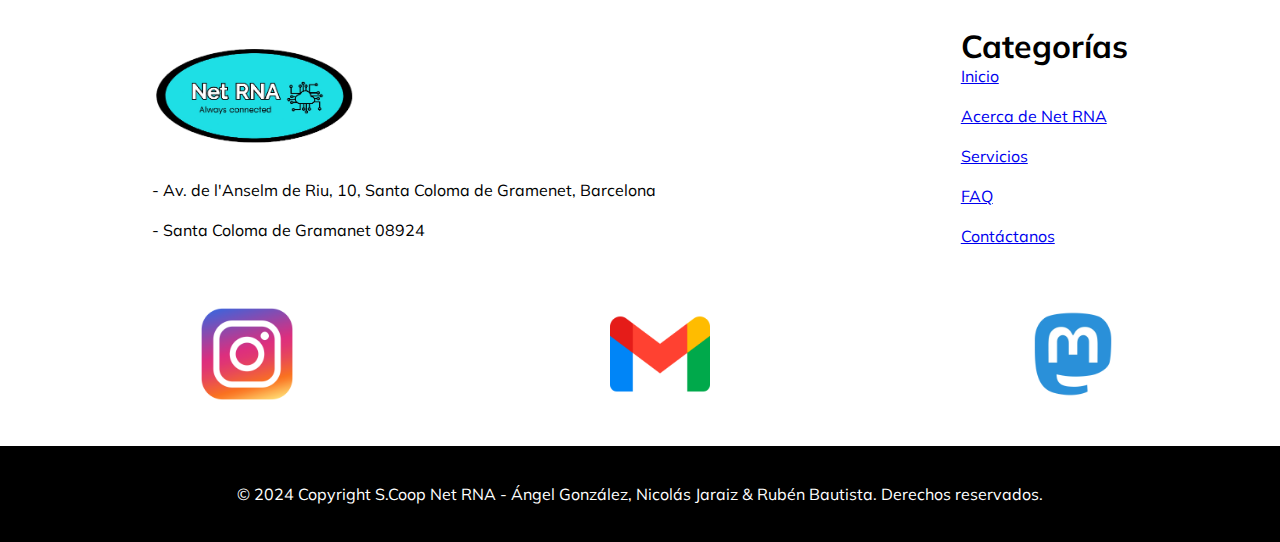
<file: servicios.html>
<!DOCTYPE html>
<html LANG="es">
  <head>
    <meta charset="UTF-8">
    <title>Servicios - Net RNA</title>
    <link href="/css/servicios.css" rel="stylesheet">
    <link rel="icon" href="/Fotos_proyecto/logonetrna.png" type="image/x-icon" />
  </head>



  <body>
    <div class="lista_principio">
      <ul class="header_principal">
          <li class="h1"><a href="index.html" title="Página de Inicio">Página de Inicio</a></li>
          <li class="h1"><a href="quienes_somos.html" title="Quiénes Somos">Acerca de Net RNA</a></li>
          <li class="h1"><a href="servicios.html" title="Servicios">¿Qué ofrecemos?</a></li>
          <li class="h1"><a href="faq.html" title="Preguntas Frecuentes">FAQ</a></li>
          <li class="h1"><a href="contactanos.html" title="Contacto">Contáctanos</a></li>
          <li class="h1">
           <input class="buscar" name="buscar" placeholder="Buscar en Net RNA" type="search">
          </li>
          <li class="h1">
           <button class="boton-buscar">Buscar</button>
          </li>
          <a href="index.html"><img class="logonetrna" src="Fotos_proyecto/logonetrna.png"></a>
      </ul>
    </div>
    
    <div>
      <p class="espacio"></p>
    </div>

    <div class="contenido_servicios">
      <div class="titulo_conteido_servicios">
        <h2 class="title">Servicios de Net RNA</h2>
      </div>
      <div class="texto_contenido_servicios">
        <p class="parrafo0">Diseñamos redes personalizadas que dependen de lo que el cliente nos encarga, siempre con el mejor servicio y la mejor calidad, realizando un estudio previo del cliente y su empresa para que nuestro trabajo se adapte de la mejor manera posible a sus necesidades.</p>
        <div class="texto1">
          <h3 class="titulo1">Implementación de redes</h3>
          <p class="parrafo1">Configuramos e instalamos infraestructuras de red, incluyendo routers, switches, servidores DHCP con nuestros socios de Kea, firewalls y sistemas de cableado, asegurando un funcionamiento óptimo.</p>
        </div>
        <br>
        <div class="texto2">
          <h3 class="titulo1">Gestión de redes</h3>
          <p class="parrafo1">Damos servicio profesional y personalizado a cada empresa, siempre con los mejores asistentes durante una gran parte del día.</p>
        </div>
        <br>
        <div class="texto3">
          <h3 class="titulo1">Seguridad de redes </h3>
          <p class="parrafo1">Diseñamos medidas de seguridad efectivas, ya sean firewalls, sistemas de detección de intrusiones y siempre respetando las políticas de seguridad, para así proteger a cualquier empresa de una amenaza.</p>
        </div>
        <br>
        <div class="texto4">
          <h3 class="titulo1">Actualizaciones</h3>
          <p class="parrafo2">Ayudamos a adaptar y actualizar las infraestructuras de nuestros clientes a las últimas tecnologías del mercado.</p>
          <p class="parrafo1">Ofrecemos soporte a la empresa mientras ésta aumenta sus infraestructuras de red para así mantenerse a día con tecnologías usadas actualmente en el mercado</p>
        </div>
      </div>
      <div class="logos_confianza">
        <img src="/Fotos_proyecto/calidad.png" width="200px" height="200px">
        <img src="/Fotos_proyecto/seguridad.png" width="200px" height="200px">
        <img src="/Fotos_proyecto/actualizacion.png" width="200px" height="200px">
      </div>
    </div>
</body>
<div class="footer">
  <div class="footer1">
    <img src="/Fotos_proyecto/logonetrna.png" alt="">
    <p>- Av. de l'Anselm de Riu, 10, Santa Coloma de Gramenet, Barcelona</p>
    <br>
    <p>- Santa Coloma de Gramanet 08924</p>
  </div>

  <div class="footer1">
    <h1>Categorías</h1>
    <a href="index.html" title="Inicio">Inicio</a><br><br>
    <a href="quienes_somos.html" title="juegos">Acerca de Net RNA</a><br><br>
    <a href="servicios.html" title="Preguntas Frecuentes">Servicios</a><br><br>
    <a href="faq.html" title="Sobre Nosotros">FAQ</a><br><br>
    <a href="contactanos.html" title="Contactos">Contáctanos</a><br><br>
  </div>
</div>

  <div class="footerextra">
    <ul class="redes_sociales">
      <li><a href="https://www.instagram.com/net_rna.official/"><img class="instagram" src="Fotos_proyecto/instagram.png"></a></li>
      <li><a href="https://mail.google.com/mail/?view=cm&fs=1&to=netrna.coop@gmail.com&su=Preguntas a Net RNA"><img class="gmail" src="Fotos_proyecto/gmail.png"></a></li>
      <li><a href="https://mastodon.social/@netrna"><img class="mastodon" src="Fotos_proyecto/Mastodon.webp"></a></li>
    </ul>
  </div>

<footer>
  <p class="footercopyright"> &copy; 2024 Copyright S.Coop Net RNA - Ángel González, Nicolás Jaraiz & Rubén Bautista. Derechos reservados.</p>
</footer>
</html>
</file>
<file: css/index.css>
/*CSS común entre todos los html, concretamente en el header*/

@font-face {
    font-family: Mulish;
    src: url(../fuentes/Mulish-VariableFont_wght.ttf);
}

@font-face {
    font-family: Protest;
    src: url(../fuentes/ProtestStrike-Regular.ttf);
}

* {
    margin: 0cm;
}

.header_principal {
    display: flex;
    align-items: center;
    justify-content: center;
    list-style-type: none;
    background-color: rgba(0, 0, 0, 0.85);
    font-family: Mulish;
    position: fixed;
    float: left;
    width: 100%;             
    overflow: hidden;
    margin-right: 0.20cm;
}

body {
    background-color: #ffffff;
}

.logonetrna {
    padding: 1px;
    height: 100px;
    width: 150px;
    float: right;
    margin-right: 4cm;
    margin-left: 0.2cm;
    transition: 0.4s;
    transition-duration: 0.2s;
}

.logonetrna:hover {
    height: 140px;
    width: 190px;
    margin-right: 3.3cm;
}

.buscar {
    background-color: #ffffff;
    float: right;
    padding: 8px;
    border-radius: 15px;
    font-family: Mulish;
    font-weight: 650;
    outline: none;
    line-height: 1.5;
    transition-duration: 0.4s;
    margin-right: 0.2cm;
    margin-left: 5cm;
}

.buscar:hover {
    box-shadow: 0px 5px 5px 0px yellow;
}

.boton-buscar {
    background-color: rgb(0, 183, 255);
    padding: 10px;
    border-radius: 15px;
    float: inline-end;
    transition: 0.4s;
    transition-duration: 0.2s;
    font-weight: 700;
}

.boton-buscar:hover {
    background-color: greenyellow;
    box-shadow: 0px 5px 5px yellow;
}

body .h1 a {
    text-decoration: none;
    color: rgb(255, 255, 255);
    font-size: larger;
    font-weight: bold;
    border-radius: 15px;
    transition: 0.4s;
    transition-duration: 0.2s;
}

body .h1 a:hover {
    transition: 0.4s;
    border-color: red;
    color: rgb(255, 179, 0);
    font-weight:bolder;
    background-color: red;
    box-shadow: 5px 5px 0px 0px;
}


.h1 {
    float: left;
}

.h1 a {
    display: block;
    text-align: center;
    padding: 1.2em 1.2em;
    text-decoration: none;
    margin-left: 0.6cm;
}



/*CSS de index*/

.lista_principio {
    margin-bottom: none;
    height: 2.7cm;
    width: auto;
    font-weight: 150cm;
    padding-bottom: 0.25cm;
}

.textoinicial {
    color: white;
    font-size: 50px;
    font-family: Protest;
    text-align: center;
}

.textoinicialtitulo {
    text-shadow: 0px 0px 50px rgb(255, 255, 255)
}
.textoinicialsegundotitulo {
    font-family: Mulish;
    text-shadow: 0px 0px 20px blueviolet;
}

.video {
    position: absolute;
    bottom: 0px;
    right: 0px;
    min-height: 110%;
    min-width: 100%;
    height: auto;
    width: auto;
    z-index: -1000;
    overflow: hidden;;
}

.carrusel_fotos {
    font-size: larger;
    padding-left: 0.3cm;
    background-color: lightyellow;
    padding-bottom: 2cm;
}

.titulo_cuerpo_pagina {
    padding: 2cm;
    color: rgb(6, 212, 212);
    font-family: Mulish;
}

.slider {
    width: 95%;
    margin: auto;
    padding-left: 2cm;
    overflow: hidden;
    background-color: rgb(96, 182, 182);
    border-radius: 30px;
}

.slider ul {
    display: flex;
    padding-left: 2cm;
    padding-top: 2cm;
    padding-bottom: 2cm;
    width: 625%;

    animation: fafa 20s infinite ease;
}

.slider li {
    width: 100%;
    list-style: none;
}

.slider img {
    width: 65%;
}

@keyframes fafa {
    3% {margin-left: 10%;}
    13% {margin-left: 10%;}

    17% {margin-left: -94%;}
    27% {margin-left: -94%;}

    34% {margin-left: -198%;}
    44% {margin-left: -198%;}

    51% {margin-left: -302%;}
    61% {margin-left: -302%;}

    68% {margin-left: -407%;}
    78% {margin-left: -407%;}

    85% {margin-left: -511%;}
    95% {margin-left: -511%;}
}

.servicios_empresa {
    display: flex;
    flex-direction: column;
    font-size: larger;
    font-family: Mulish;
    background-color: rgb(1, 100, 107);
    padding-bottom: 2cm;
}

.lista_servicios {
    padding-left: 3cm;
    list-style-type: none;
}

.li_1 {
    padding-bottom: 2cm;
}

.proyectos_realizados {
    font-size: larger;
    font-family: Mulish;
    background-color: rgb(232, 232, 232);
    padding-bottom: 2cm;
}

.proyectos_ejemplos {
    padding-left: 2cm;
    padding-right: 2cm;
}

.proyecto_petit {
    display: flex;
    flex-direction: column;
    justify-content: center;
    align-items: center;
    padding-top: 1.5cm;
    padding-bottom: 1.5cm;
    background-color: lightgoldenrodyellow;
    border-radius: 100px;
}

.proyecto_mediano {
    display: flex;
    flex-direction: column;
    justify-content: center;
    align-items: center;
    padding-top: 1.5cm;
    padding-bottom: 1.5cm;
    background-color: rgb(195, 169, 169);
    border-radius: 100px;
}

.proyecto_grande {
    display: flex;
    flex-direction: column;
    justify-content: center;
    align-items: center;
    padding-top: 1.5cm;
    background-color: lightcyan;
    padding-bottom: 1.5cm;
    border-radius: 100px;
}

.imagen_explicacion {
    display: flex;
    flex-direction: row;
    justify-content: space-between;
    align-items: center;
    padding-left: 2cm;
    padding-right: 2cm;
}

.explicacion_caso {
    padding-left: 2cm;
    color: brown;
}

.imagen_desdearriba {
    width: 500px;
}

.imagen_estructurared {
    width: 650px;
}


/*---------------CSS del Footer---------------*/


.redes_sociales {
    display: flex;
    justify-content: space-around;
    align-items: center;
    list-style-type: none;
    margin-bottom: 1cm;
}

footer {
    background-color: black;
    display: flex;
    flex-direction: column;
    color: white;
}

.instagram {
    height: 100px;
    width: 100px;
}

.gmail {
    height: 100px;
    width: 100px;
}

.mastodon {
    height: 100px;
    width: 100px;
}

.footer {
    display: flex;
    margin-top: 1cm;
    margin-bottom: 1cm;
    justify-content: space-around;
    font-family: Mulish;
}

.footer1 {
    width: auto;
}

.footer1 > img {
    height: 150px;
}

.footercopyright {
    display: flex;
    justify-content: center;
    padding: 1cm;
    font-family: Mulish;
}
</file>
<file: css/contactanos.css>
/*CSS común entre todos los html, concretamente en el header*/

@font-face {
    font-family: Mulish;
    src: url(../fuentes/Mulish-VariableFont_wght.ttf);
}

@font-face {
    font-family: Protest;
    src: url(../fuentes/ProtestStrike-Regular.ttf);
}

* {
    margin: 0cm;
}

.header_principal {
    display: flex;
    align-items: center;
    justify-content: center;
    list-style-type: none;
    background-color: rgba(0, 0, 0, 0.85);
    font-family: Mulish;
    position: fixed;
    float: left;
    width: 100%;             
    overflow: hidden;
    margin-right: 0.20cm;
}

body {
    background-color: #ffffff;
}

.logonetrna {
    padding: 1px;
    height: 100px;
    width: 150px;
    float: right;
    margin-right: 4cm;
    margin-left: 0.2cm;
    transition: 0.4s;
    transition-duration: 0.2s;
}

.logonetrna:hover {
    height: 140px;
    width: 190px;
    margin-right: 3.3cm;
}

.buscar {
    background-color: #ffffff;
    float: right;
    padding: 8px;
    border-radius: 15px;
    font-family: Mulish;
    font-weight: 650;
    outline: none;
    line-height: 1.5;
    transition-duration: 0.4s;
    margin-right: 0.2cm;
    margin-left: 5cm;
}

.buscar:hover {
    box-shadow: 0px 5px 5px 0px yellow;
}

.boton-buscar {
    background-color: rgb(0, 183, 255);
    padding: 10px;
    border-radius: 15px;
    float: inline-end;
    transition: 0.4s;
    transition-duration: 0.2s;
    font-weight: 700;
}

.boton-buscar:hover {
    background-color: greenyellow;
    box-shadow: 0px 5px 5px yellow;
}

body .h1 a {
    text-decoration: none;
    color: rgb(255, 255, 255);
    font-size: larger;
    font-weight: bold;
    border-radius: 15px;
    transition: 0.4s;
    transition-duration: 0.2s;
}

body .h1 a:hover {
    transition: 0.4s;
    border-color: red;
    color: rgb(255, 179, 0);
    font-weight:bolder;
    background-color: red;
    box-shadow: 5px 5px 0px 0px;
}


.h1 {
    float: left;
}

.h1 a {
    display: block;
    text-align: center;
    padding: 1.2em 1.2em;
    text-decoration: none;
    margin-left: 0.6cm;
}


/*CSS de Contactanos*/


.espacio {
    padding-bottom: 2.7cm;
    background-color: black;
}

contacto {
    display: flex;
    font-family: Mulish;
    flex-direction: column;
}

.titulocontacto {
    padding-top: 2cm;
    padding-left: 2cm;
    padding-right: 2cm;
    font-size: larger;
}

.contactonetrnabody {
    padding-top: 1cm;
    padding-left: 2cm;
    padding-right: 2cm;
    padding-bottom: 0.37cm;
    font-size: larger;
}

.recuadro_contacto {
    display: flex;
    flex-direction: row;
    padding-left: 2cm;
    padding-top: 0.5cm;
    padding-right: 33cm;
}

.cuadro {
    background-color: rgb(195, 248, 195);
    padding-top: 1cm;
    padding-bottom: 1cm;
    padding-left: 1cm;
    padding-right: 1cm;
    font-size: 25px;
    font-family: Mulish;
    border-radius: 20px;
    box-shadow: 0px 5px 5px 5px;
}

.cuadro h2 {
    font-size: 20px;
}

.cuadro h4 {
    font-size: 15px;
    color: grey;
}

.telefono {
    font-size: 15px;
    padding-bottom: 0.2cm;
}

.emails {
    display: flex;
    flex-direction: column;
    justify-content: center;
    align-items: flex-end;
}

.emails h2 {
    font-size: 15px;
    color: grey;
    padding-right: 0.3cm;
}

.mapa {
    display: flex;
    align-items: center;
    padding-top: 0.5cm;
    padding-right: 0.3cm;
}

.nose {
    padding-bottom: 0.3cm;
}

.direccion {
    padding-bottom: 0.2cm;
}

.imagen_entrada {
    display: flex;
    padding-left: 10cm;
    align-items: center;
    justify-content: center;
}


/*---------------CSS del Footer---------------*/


.redes_sociales {
    display: flex;
    justify-content: space-around;
    align-items: center;
    list-style-type: none;
    margin-bottom: 1cm;
    margin-top: 1.5cm;
}

footer {
    background-color: black;
    display: flex;
    flex-direction: column;
    color: white;
}

.instagram {
    height: 100px;
    width: 100px;
}

.gmail {
    height: 100px;
    width: 100px;
}

.mastodon {
    height: 100px;
    width: 100px;
}

.footer {
    display: flex;
    margin-top: 4cm;
    margin-bottom: 1cm;
    justify-content: space-around;
    font-family: Mulish;
}

.footer1 {
    width: auto;
}

.footer1 > img {
    height: 150px;
}

.footercopyright {
    display: flex;
    justify-content: center;
    padding: 1cm;
    font-family: Mulish;
}
</file>
<file: css/faq.css>
/*CSS común entre todos los html, concretamente en el header*/

@font-face {
    font-family: Mulish;
    src: url(../fuentes/Mulish-VariableFont_wght.ttf);
}

@font-face {
    font-family: Protest;
    src: url(../fuentes/ProtestStrike-Regular.ttf);
}

* {
    margin: 0cm;
}

.header_principal {
    display: flex;
    align-items: center;
    justify-content: center;
    list-style-type: none;
    background-color: rgba(0, 0, 0, 0.85);
    font-family: Mulish;
    position: fixed;
    float: left;
    width: 100%;             
    overflow: hidden;
    margin-right: 0.20cm;
}

body {
    background-color: #ffffff;
}

.logonetrna {
    padding: 1px;
    height: 100px;
    width: 150px;
    float: right;
    margin-right: 4cm;
    margin-left: 0.2cm;
    transition: 0.4s;
    transition-duration: 0.2s;
}

.logonetrna:hover {
    height: 140px;
    width: 190px;
    margin-right: 3.3cm;
}

.buscar {
    background-color: #ffffff;
    float: right;
    padding: 8px;
    border-radius: 15px;
    font-family: Mulish;
    font-weight: 650;
    outline: none;
    line-height: 1.5;
    transition-duration: 0.4s;
    margin-right: 0.2cm;
    margin-left: 5cm;
}

.buscar:hover {
    box-shadow: 0px 5px 5px 0px yellow;
}

.boton-buscar {
    background-color: rgb(0, 183, 255);
    padding: 10px;
    border-radius: 15px;
    float: inline-end;
    transition: 0.4s;
    transition-duration: 0.2s;
    font-weight: 700;
}

.boton-buscar:hover {
    background-color: greenyellow;
    box-shadow: 0px 5px 5px yellow;
}

body .h1 a {
    text-decoration: none;
    color: rgb(255, 255, 255);
    font-size: larger;
    font-weight: bold;
    border-radius: 15px;
    transition: 0.4s;
    transition-duration: 0.2s;
}

body .h1 a:hover {
    transition: 0.4s;
    border-color: red;
    color: rgb(255, 179, 0);
    font-weight:bolder;
    background-color: red;
    box-shadow: 5px 5px 0px 0px;
}


.h1 {
    float: left;
}

.h1 a {
    display: block;
    text-align: center;
    padding: 1.2em 1.2em;
    text-decoration: none;
    margin-left: 0.6cm;
}


/*---------------CSS de FAQ---------------*/


.espacio {
    padding-bottom: 2.7cm;
    background-color: black;
}

.preguntas {
    display: flex;
    font-family: Mulish;
    flex-direction: column;
    background-color: aqua;
}

.pregunta {
    font-size: larger;
}

.respuesta {
    font-size: larger;
}

.pregunta1 {
    padding: 2cm;
    color: #FFFFFF;
    background-color: #333333;
}

.pregunta2 {
    padding: 2cm;
    color: #FFFFFF;
    background-color: #2C3E50;
}

.pregunta3 {
    padding: 2cm;
    color: #FFFFFF;
    background-color: #3498DB;
}

.pregunta4 {
    padding: 2cm;
    color: #FFFFFF;
    background-color: #27AE60;
}

.pregunta5 {
    padding: 2cm;
    color: #333333;
    background-color: #F39C12;
}

.pregunta6 {
    padding: 2cm;
    color: #FFFFFF;
    background-color: #9B59B6;
}

.pregunta7 {
    padding: 2cm;
    color: #FFFFFF;
    background-color: #E67E22;
}

.pregunta8 {
    padding: 2cm;
    color: #FFFFFF;
    background-color: #16A085;
}

.pregunta9 {
    padding: 2cm;
    color: #FFFFFF;
    background-color: #34495E;
}

.pregunta10 {
    padding: 2cm;
    color: #333333 ;
    background-color: #ECF0F1;
}


/*---------------CSS del Footer---------------*/


.redes_sociales {
    display: flex;
    justify-content: space-around;
    align-items: center;
    list-style-type: none;
    margin-bottom: 1cm;
}

footer {
    background-color: black;
    display: flex;
    flex-direction: column;
    color: white;
}

.instagram {
    height: 100px;
    width: 100px;
}

.gmail {
    height: 100px;
    width: 100px;
}

.mastodon {
    height: 100px;
    width: 100px;
}

.footer {
    display: flex;
    margin-top: 1cm;
    margin-bottom: 1cm;
    justify-content: space-around;
    font-family: Mulish;
}

.footer1 {
    width: auto;
}

.footer1 > img {
    height: 150px;
}

.footercopyright {
    display: flex;
    justify-content: center;
    padding: 1cm;
    font-family: Mulish;
}
</file>
<file: css/quienes_somos.css>
/*CSS común entre todos los html, concretamente en el header*/

@font-face {
    font-family: Mulish;
    src: url(../fuentes/Mulish-VariableFont_wght.ttf);
}

@font-face {
    font-family: Protest;
    src: url(../fuentes/ProtestStrike-Regular.ttf);
}

* {
    margin: 0cm;
}

.header_principal {
    display: flex;
    align-items: center;
    justify-content: center;
    list-style-type: none;
    background-color: rgba(0, 0, 0, 0.85);
    font-family: Mulish;
    position: fixed;
    float: left;
    width: 100%;             
    overflow: hidden;
    margin-right: 0.20cm;
}

body {
    background-color: #ffffff;
}

.logonetrna {
    padding: 1px;
    height: 100px;
    width: 150px;
    float: right;
    margin-right: 4cm;
    margin-left: 0.2cm;
    transition: 0.4s;
    transition-duration: 0.2s;
}

.logonetrna:hover {
    height: 140px;
    width: 190px;
    margin-right: 3.3cm;
}

.buscar {
    background-color: #ffffff;
    float: right;
    padding: 8px;
    border-radius: 15px;
    font-family: Mulish;
    font-weight: 650;
    outline: none;
    line-height: 1.5;
    transition-duration: 0.4s;
    margin-right: 0.2cm;
    margin-left: 5cm;
}

.buscar:hover {
    box-shadow: 0px 5px 5px 0px yellow;
}

.boton-buscar {
    background-color: rgb(0, 183, 255);
    padding: 10px;
    border-radius: 15px;
    float: inline-end;
    transition: 0.4s;
    transition-duration: 0.2s;
    font-weight: 700;
}

.boton-buscar:hover {
    background-color: greenyellow;
    box-shadow: 0px 5px 5px yellow;
}

body .h1 a {
    text-decoration: none;
    color: rgb(255, 255, 255);
    font-size: larger;
    font-weight: bold;
    border-radius: 15px;
    transition: 0.4s;
    transition-duration: 0.2s;
}

body .h1 a:hover {
    transition: 0.4s;
    border-color: red;
    color: rgb(255, 179, 0);
    font-weight:bolder;
    background-color: red;
    box-shadow: 5px 5px 0px 0px;
}


.h1 {
    float: left;
}

.h1 a {
    display: block;
    text-align: center;
    padding: 1.2em 1.2em;
    text-decoration: none;
    margin-left: 0.6cm;
}


/*CSS de quienes_somos*/


.espacio {
    padding-bottom: 2.7cm;
    background-color: black;
}

quienes_somos {
    font-family: Mulish;
    display: flex;
    flex-direction: column;
}

.titulo {
    padding-bottom: 1cm;
    color: rgb(6, 212, 212);
}

.info_basica {
    padding: 2cm;
    font-size: larger;
}

.frase1 {
    padding-bottom: 2cm;
    transition-duration: 0.4s;
}

.que_somos {
    color: black;
}

.frase2 {
    padding-bottom: 2cm;
}

.surgimiento_idea {
    color: black;
}

.frase3 {
    padding-bottom: 2cm;
}

.prioridad {
    color: black;
}

.especializacion {
    color: black;
}

.promotores {
    display: flex;
    flex-direction: column;
    padding: 2cm;
    margin-bottom: 2cm;
}

.titulo2 {
    font-size: larger;
}

.angel {
    display: flex;
    align-items: center;
    padding-bottom: 2cm;
    padding-top: 2cm;
    background-color: lightblue;
    border-radius: 20px;
}

.titulo_angel {
    padding-left: 1.5cm;
}

.foto_angel {
    padding-left: 2cm;
    padding-right: 2cm;
}

.texto_angel {
    font-size: larger;
    padding-right: 1.5cm;
}

.ruben {
    display: flex;
    align-items: center;
    padding-bottom: 2cm;
    padding-top: 2cm;
    background-color: rgb(33, 220, 220);
    border-radius: 20px;
}

.titulo_ruben {
    padding-left: 1.5cm;
}

.foto_ruben {
    padding-left: 2.15cm;
    padding-right: 2cm;
}

.texto_ruben {
    font-size: larger;
    padding-right: 1.5cm;
}

.nico {
    display: flex;
    align-items: center;
    padding-bottom: 2cm;
    padding-top: 2cm;
    background-color: rgb(202, 168, 168);
    border-radius: 20px;
}

.titulo_nico {
    padding-left: 1.5cm;
}

.foto_nico {
    padding-left: 2.55cm;
    padding-right: 2cm;
}

.texto_nico {
    font-size: larger;
    padding-right: 1.5cm;
}

.cultura_empresarial {
    display: flex;
    flex-direction: column;
    padding-left: 2cm;
    padding-right: 2cm;
    padding-bottom: 2cm;
    margin-bottom: 2cm;
}

.titulo3 {
    font-size: larger;
}

.texto_culturaem {
    font-size: larger;
}

.parrafo0 {
    padding-bottom: 1cm;
}

.parrafo1 {
    padding-bottom: 2cm;
    padding-top: 1cm;
}

.parrafo2 {
    padding-top: 1cm;
    padding-bottom: 1cm;
    padding-left: 1cm;
    background-color: aquamarine;
    border-radius: 20px;
}


/*---------------CSS del Footer---------------*/


.redes_sociales {
    display: flex;
    justify-content: space-around;
    align-items: center;
    list-style-type: none;
    margin-bottom: 1cm;
}

footer {
    background-color: black;
    display: flex;
    flex-direction: column;
    color: white;
}

.instagram {
    height: 100px;
    width: 100px;
}

.gmail {
    height: 100px;
    width: 100px;
}

.mastodon {
    height: 100px;
    width: 100px;
}

.footer {
    display: flex;
    margin-top: 1cm;
    margin-bottom: 1cm;
    justify-content: space-around;
    font-family: Mulish;
}

.footer1 {
    width: auto;
}

.footer1 > img {
    height: 150px;
}

.footercopyright {
    display: flex;
    justify-content: center;
    padding: 1cm;
    font-family: Mulish;
}
</file>
<file: css/servicios.css>
/*CSS común entre todos los html, concretamente en el header*/

@font-face {
    font-family: Mulish;
    src: url(../fuentes/Mulish-VariableFont_wght.ttf);
}

@font-face {
    font-family: Protest;
    src: url(../fuentes/ProtestStrike-Regular.ttf);
}

* {
    margin: 0cm;
}

.header_principal {
    display: flex;
    align-items: center;
    justify-content: center;
    list-style-type: none;
    background-color: rgba(0, 0, 0, 0.85);
    font-family: Mulish;
    position: fixed;
    float: left;
    width: 100%;             
    overflow: hidden;
    margin-right: 0.20cm;
}

body {
    background-color: #ffffff;
}

.logonetrna {
    padding: 1px;
    height: 100px;
    width: 150px;
    float: right;
    margin-right: 4cm;
    margin-left: 0.2cm;
    transition: 0.4s;
    transition-duration: 0.2s;
}

.logonetrna:hover {
    height: 140px;
    width: 190px;
    margin-right: 3.3cm;
}

.buscar {
    background-color: #ffffff;
    float: right;
    padding: 8px;
    border-radius: 15px;
    font-family: Mulish;
    font-weight: 650;
    outline: none;
    line-height: 1.5;
    transition-duration: 0.4s;
    margin-right: 0.2cm;
    margin-left: 5cm;
}

.buscar:hover {
    box-shadow: 0px 5px 5px 0px yellow;
}

.boton-buscar {
    background-color: rgb(0, 183, 255);
    padding: 10px;
    border-radius: 15px;
    float: inline-end;
    transition: 0.4s;
    transition-duration: 0.2s;
    font-weight: 700;
}

.boton-buscar:hover {
    background-color: greenyellow;
    box-shadow: 0px 5px 5px yellow;
}

body .h1 a {
    text-decoration: none;
    color: rgb(255, 255, 255);
    font-size: larger;
    font-weight: bold;
    border-radius: 15px;
    transition: 0.4s;
    transition-duration: 0.2s;
}

body .h1 a:hover {
    transition: 0.4s;
    border-color: red;
    color: rgb(255, 179, 0);
    font-weight:bolder;
    background-color: red;
    box-shadow: 5px 5px 0px 0px;
}


.h1 {
    float: left;
}

.h1 a {
    display: block;
    text-align: center;
    padding: 1.2em 1.2em;
    text-decoration: none;
    margin-left: 0.6cm;
}


/*CSS de Servicios*/


.espacio {
    padding-bottom: 2.7cm;
    background-color: black;
}

.contenido_servicios {
    padding: 2cm;
    font-family: Mulish;
    font-size: larger;
}

.title {
    color: rgb(6, 212, 212);
    padding-bottom: 1cm;
}

.texto_contenido_servicios {
    display: flex;
    flex-direction: column;
    padding-bottom: 1cm;
}

.parrafo0 {
    padding-bottom: 1cm;
}

.parrafo2 {
    padding-bottom: 0.5cm;
}

.titulo1 {
    padding-bottom: 0.5cm;
}

.texto1 {
    background-color: #FFD1DC;
    padding: 1cm;
    border-radius: 40px;
}

.texto2 {
    background-color: #B0E0E6;
    padding: 1cm;
    border-radius: 40px;
}

.texto3 {
    background-color: #98FB98;
    padding: 1cm;
    border-radius: 40px;
}

.texto4 {
    background-color: #FFFACD;
    padding: 1cm;
    border-radius: 40px;
}

.logos_confianza {
    display: flex;
    flex-direction: row;
    justify-content: space-around;
    padding-top: 1cm;
    padding-bottom: 2cm;
}


/*---------------CSS del Footer---------------*/


.redes_sociales {
    display: flex;
    justify-content: space-around;
    align-items: center;
    list-style-type: none;
    margin-bottom: 1cm;
}

footer {
    background-color: black;
    display: flex;
    flex-direction: column;
    color: white;
}

.instagram {
    height: 100px;
    width: 100px;
}

.gmail {
    height: 100px;
    width: 100px;
}

.mastodon {
    height: 100px;
    width: 100px;
}

.footer {
    display: flex;
    margin-top: 1cm;
    margin-bottom: 1cm;
    justify-content: space-around;
    font-family: Mulish;
}

.footer1 {
    width: auto;
}

.footer1 > img {
    height: 150px;
}

.footercopyright {
    display: flex;
    justify-content: center;
    padding: 1cm;
    font-family: Mulish;
}
</file>
